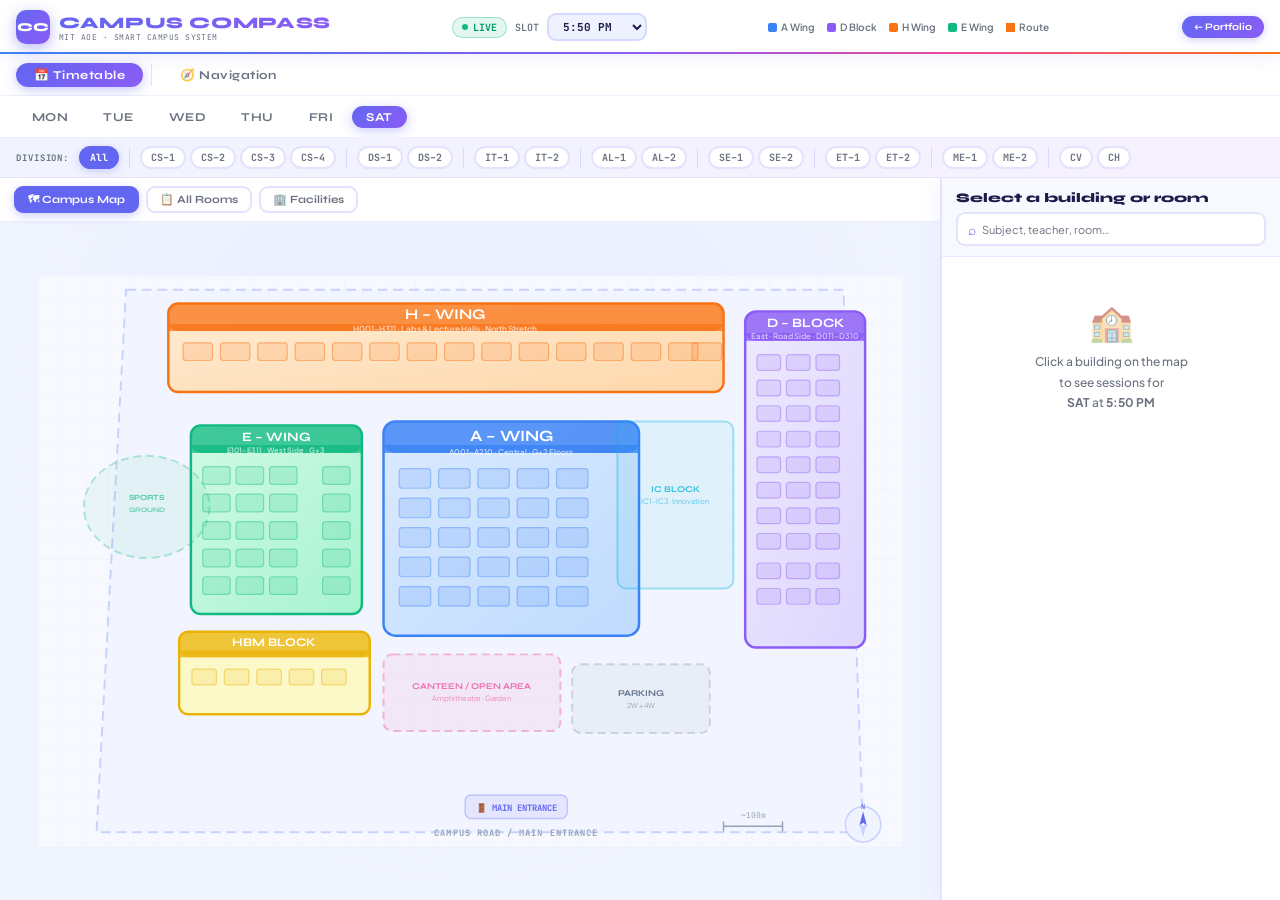
<file: assets/projects/campus-compass.html>
<!DOCTYPE html>
<html lang="en">
<head>
<meta charset="UTF-8">
<meta name="viewport" content="width=device-width, initial-scale=1.0">
<title>Campus Compass – Timetable &amp; Navigation</title>
<link href="https://fonts.googleapis.com/css2?family=Syne:wght@400;600;700;800&family=JetBrains+Mono:wght@400;500;600;700&family=Plus+Jakarta+Sans:wght@400;500;600;700&display=swap" rel="stylesheet">
<style>
*{box-sizing:border-box;margin:0;padding:0;}
:root{
  --bg:#f0f4ff;--bg2:#ffffff;--bg3:#f7f9ff;--bg4:#eef2ff;
  --border:rgba(99,102,241,0.1);--border2:rgba(99,102,241,0.18);--border3:rgba(99,102,241,0.3);
  --text:#1e1b4b;--muted:#6b7280;--dim:#c7d2fe;
  --accent:#6366f1;--accent2:#8b5cf6;
  --path:#f97316;--path2:#fb923c;
  --node:#6366f1;--nodesel:#10b981;
  --success:#10b981;--warn:#f59e0b;
  --a:#3b82f6;--d:#8b5cf6;--h:#f97316;--e:#10b981;--des:#f43f5e;
  --cs:#3b82f6;--it:#10b981;--me:#f97316;--ch:#f43f5e;--cv:#8b5cf6;--ds:#ec4899;--se:#06b6d4;--al:#eab308;--et:#6366f1;
}
html,body{height:100%;overflow:hidden;}
body{font-family:'Plus Jakarta Sans',sans-serif;background:var(--bg);color:var(--text);display:flex;flex-direction:column;}

/* TOPBAR */
.topbar{
  height:54px;display:flex;align-items:center;justify-content:space-between;
  padding:0 16px;background:var(--bg2);
  box-shadow:0 2px 20px rgba(99,102,241,0.12);
  flex-shrink:0;z-index:100;position:relative;
}
.topbar::after{
  content:'';position:absolute;bottom:0;left:0;right:0;height:2px;
  background:linear-gradient(90deg,#3b82f6,#6366f1,#8b5cf6,#ec4899,#f97316);
}
.logo{display:flex;align-items:center;gap:9px;}
.logo-mark{
  width:34px;height:34px;border-radius:10px;
  background:linear-gradient(135deg,#6366f1,#8b5cf6);
  display:flex;align-items:center;justify-content:center;
  font-family:'Syne',sans-serif;font-weight:800;font-size:12px;color:#fff;
  box-shadow:0 4px 14px rgba(99,102,241,0.45);letter-spacing:0.02em;flex-shrink:0;
}
.logo-name{
  font-family:'Syne',sans-serif;font-weight:800;font-size:16px;letter-spacing:0.04em;
  background:linear-gradient(90deg,#6366f1,#8b5cf6);
  -webkit-background-clip:text;-webkit-text-fill-color:transparent;background-clip:text;
}
.logo-sub{font-family:'JetBrains Mono',monospace;font-size:8px;color:var(--muted);letter-spacing:0.06em;text-transform:uppercase;}
.topbar-center{display:flex;align-items:center;gap:8px;}
.live-badge{
  display:flex;align-items:center;gap:5px;background:rgba(16,185,129,0.12);
  border:1.5px solid rgba(16,185,129,0.35);border-radius:20px;padding:3px 9px;
  font-size:10px;color:#059669;font-family:'JetBrains Mono';font-weight:700;
}
.live-dot{width:6px;height:6px;background:#10b981;border-radius:50%;animation:pulse 2s infinite;}
@keyframes pulse{0%,100%{opacity:1;transform:scale(1);}50%{opacity:0.3;transform:scale(0.6);}}
.slot-label{font-family:'JetBrains Mono';font-size:10px;color:var(--muted);font-weight:600;}
.slot-select{
  font-family:'JetBrains Mono',monospace;font-size:11px;font-weight:700;
  background:var(--bg4);border:2px solid var(--border2);color:var(--text);
  border-radius:9px;padding:4px 10px;cursor:pointer;outline:none;transition:border-color 0.2s;
}
.slot-select:focus{border-color:var(--accent);}
.algo-badge{
  display:flex;align-items:center;gap:5px;background:rgba(99,102,241,0.1);
  border:1.5px solid rgba(99,102,241,0.3);border-radius:20px;padding:3px 10px;
  font-size:10px;color:#6366f1;font-family:'JetBrains Mono';font-weight:700;cursor:pointer;
  transition:all 0.2s;
}
.algo-badge:hover{background:rgba(99,102,241,0.18);}
.algo-badge.active-astar{background:rgba(99,102,241,0.18);border-color:#6366f1;}
.algo-badge.active-dijkstra{background:rgba(16,185,129,0.15);border-color:#10b981;color:#059669;}
.map-legend{display:flex;gap:12px;align-items:center;}
.leg-i{display:flex;align-items:center;gap:4px;font-size:10px;color:var(--muted);font-weight:600;}
.leg-d{width:9px;height:9px;border-radius:2px;}

/* TAB BAR — switches between timetable & navigation modes */
.tab-bar{
  flex-shrink:0;background:var(--bg2);border-bottom:1px solid var(--border);
  display:flex;align-items:center;padding:0 16px;height:42px;gap:4px;
  box-shadow:0 1px 8px rgba(99,102,241,0.06);
}
.tab-btn{
  font-family:'Syne',sans-serif;font-size:12px;font-weight:700;letter-spacing:0.04em;
  padding:5px 18px;border-radius:20px;border:2px solid transparent;
  cursor:pointer;background:none;color:var(--muted);transition:all 0.18s;white-space:nowrap;
  display:flex;align-items:center;gap:6px;
}
.tab-btn:hover{color:var(--accent);background:rgba(99,102,241,0.07);}
.tab-btn.active{background:linear-gradient(135deg,#6366f1,#8b5cf6);color:#fff;border:none;box-shadow:0 3px 12px rgba(99,102,241,0.35);}
.tab-sep{width:1px;height:22px;background:var(--border2);margin:0 4px;}
/* mode-specific controls in tab bar */
.tab-controls{margin-left:auto;display:flex;align-items:center;gap:8px;}

/* DAY TABS */
.day-bar{
  flex-shrink:0;background:var(--bg2);border-bottom:1px solid var(--border);
  display:flex;align-items:center;padding:0 16px;height:42px;gap:3px;overflow-x:auto;
}
.day-bar::-webkit-scrollbar{display:none;}
.day-pill{
  font-family:'Syne',sans-serif;font-size:12px;font-weight:700;letter-spacing:0.04em;
  padding:4px 14px;border-radius:20px;border:2px solid transparent;
  cursor:pointer;background:none;color:var(--muted);transition:all 0.18s;white-space:nowrap;
}
.day-pill:hover{color:var(--accent);background:rgba(99,102,241,0.07);}
.day-pill.active{background:linear-gradient(135deg,#6366f1,#8b5cf6);color:#fff;border:none;box-shadow:0 3px 12px rgba(99,102,241,0.35);}
.day-sep{width:1px;height:22px;background:var(--border2);margin:0 6px;}

/* DIVISION BAR */
.mydiv-bar{
  flex-shrink:0;background:linear-gradient(90deg,#f0f4ff,#f7f0ff);border-bottom:1px solid var(--border);
  display:flex;align-items:center;padding:0 16px;height:40px;gap:0;overflow-x:auto;
}
.mydiv-bar::-webkit-scrollbar{display:none;}
.mydiv-label{font-family:'JetBrains Mono';font-size:9px;color:var(--muted);letter-spacing:0.1em;text-transform:uppercase;margin-right:10px;white-space:nowrap;font-weight:700;}
.div-pills{display:flex;gap:4px;align-items:center;flex-wrap:nowrap;}
.dpill{
  font-family:'JetBrains Mono';font-size:10px;font-weight:700;
  padding:3px 9px;border-radius:20px;border:2px solid rgba(99,102,241,0.18);
  cursor:pointer;background:#fff;color:var(--muted);transition:all 0.18s;white-space:nowrap;
}
.dpill:hover{border-color:var(--accent);color:var(--accent);}
.dpill.sel-all{background:var(--accent);color:#fff;border-color:var(--accent);box-shadow:0 2px 8px rgba(99,102,241,0.3);}
.dpill.sel-cs{background:#dbeafe;color:#1d4ed8;border-color:#93c5fd;}
.dpill.sel-it{background:#d1fae5;color:#065f46;border-color:#6ee7b7;}
.dpill.sel-me{background:#ffedd5;color:#c2410c;border-color:#fed7aa;}
.dpill.sel-ch{background:#ffe4e6;color:#be123c;border-color:#fda4af;}
.dpill.sel-cv{background:#ede9fe;color:#6d28d9;border-color:#c4b5fd;}
.dpill.sel-ds{background:#fce7f3;color:#9d174d;border-color:#f9a8d4;}
.dpill.sel-se{background:#cffafe;color:#164e63;border-color:#67e8f9;}
.dpill.sel-al{background:#fef3c7;color:#92400e;border-color:#fcd34d;}
.dpill.sel-et{background:#e0e7ff;color:#3730a3;border-color:#a5b4fc;}
.dv-sep{width:1px;height:20px;background:var(--border2);margin:0 6px;flex-shrink:0;}
.saved-info{margin-left:auto;display:flex;align-items:center;gap:5px;font-size:10px;color:var(--muted);font-family:'JetBrains Mono';white-space:nowrap;}
.saved-chip{background:var(--accent);border-radius:10px;padding:2px 8px;font-size:9px;color:#fff;font-weight:700;}

/* MAIN LAYOUT */
.main{display:flex;flex:1;overflow:hidden;min-height:0;}
.map-area{flex:1;display:flex;flex-direction:column;overflow:hidden;}
.map-toolbar{
  display:flex;align-items:center;gap:7px;padding:8px 14px;
  border-bottom:1px solid var(--border);flex-shrink:0;background:var(--bg2);flex-wrap:wrap;
}
.tbtn{
  font-family:'Syne',sans-serif;font-size:11px;font-weight:700;
  padding:5px 12px;border-radius:9px;border:2px solid var(--border2);
  background:#fff;color:var(--muted);cursor:pointer;transition:all 0.15s;
}
.tbtn:hover{border-color:var(--accent);color:var(--accent);}
.tbtn.on{background:var(--accent);color:#fff;border-color:var(--accent);box-shadow:0 3px 10px rgba(99,102,241,0.3);}
.tbtn.danger{border-color:rgba(239,68,68,0.3);color:#ef4444;}
.tbtn.danger:hover{background:#ef4444;color:#fff;border-color:#ef4444;}
.map-wrap{flex:1;display:flex;align-items:center;justify-content:center;overflow:hidden;padding:12px;position:relative;background:radial-gradient(ellipse at 50% 30%,rgba(99,102,241,0.05) 0%,transparent 70%);}
svg.cmap{width:100%;height:100%;max-width:880px;max-height:570px;}
svg.cmap.nav-mode{cursor:crosshair;}

/* building interactivity */
.bldg{cursor:pointer;}
.bldg .bg{transition:filter 0.18s,opacity 0.18s;}
.bldg .glow{transition:opacity 0.18s;opacity:0;}
.bldg:hover .bg{filter:brightness(1.08) saturate(1.2);}
.bldg:hover .glow{opacity:1;}
.bldg.sel .bg{filter:brightness(1.12) saturate(1.3);}
.bldg.sel .glow{opacity:1;}
.bldg.dim .bg{filter:brightness(0.55) saturate(0.3);opacity:0.6;}

/* SIDEBAR */
.sidebar{width:340px;flex-shrink:0;background:var(--bg2);border-left:2px solid var(--border2);display:flex;flex-direction:column;overflow:hidden;box-shadow:-4px 0 20px rgba(99,102,241,0.06);}
.sb-head{padding:12px 14px 10px;border-bottom:1px solid var(--border);flex-shrink:0;background:var(--bg3);}
.sb-head h2{font-family:'Syne',sans-serif;font-size:13px;font-weight:800;margin-bottom:6px;color:var(--text);}
.sb-head p{font-size:10px;color:var(--muted);font-weight:500;}
.srch{display:flex;align-items:center;gap:6px;background:#fff;border:2px solid var(--border2);border-radius:9px;padding:6px 10px;transition:border-color 0.2s;}
.srch:focus-within{border-color:var(--accent);}
.srch input{background:none;border:none;outline:none;color:var(--text);font-size:11px;width:100%;font-family:'Plus Jakarta Sans';}
.srch input::placeholder{color:var(--muted);}
.srch-ico{color:var(--accent);font-size:14px;}
.stats-row{display:flex;gap:7px;padding:8px 12px;flex-shrink:0;border-bottom:1px solid var(--border);background:var(--bg3);}
.stat-box{flex:1;background:#fff;border:2px solid var(--border);border-radius:9px;padding:7px;text-align:center;}
.stat-num{font-family:'JetBrains Mono';font-size:17px;font-weight:700;}
.stat-lbl{font-size:8px;color:var(--muted);margin-top:1px;font-weight:600;letter-spacing:0.06em;text-transform:uppercase;}
.sess-list{flex:1;overflow-y:auto;padding:9px;}
.sess-list::-webkit-scrollbar{width:4px;}
.sess-list::-webkit-scrollbar-thumb{background:var(--dim);border-radius:4px;}
.empty{display:flex;flex-direction:column;align-items:center;justify-content:center;height:180px;color:var(--muted);text-align:center;gap:8px;}
.empty-ico{font-size:36px;opacity:0.5;}
.empty-txt{font-size:12px;line-height:1.7;font-weight:500;}

/* SESSION CARDS */
.sess-card{background:#fff;border:2px solid var(--border);border-radius:11px;padding:10px 12px;margin-bottom:7px;cursor:default;transition:all 0.15s;animation:sIn 0.22s ease both;border-left:4px solid transparent;box-shadow:0 2px 8px rgba(99,102,241,0.04);}
.sess-card:hover{border-color:var(--border3);transform:translateX(2px);box-shadow:0 4px 16px rgba(99,102,241,0.1);}
@keyframes sIn{from{opacity:0;transform:translateY(8px)}to{opacity:1;transform:translateY(0)}}
.s-top{display:flex;align-items:center;justify-content:space-between;margin-bottom:4px;}
.s-sub{font-family:'Syne',sans-serif;font-weight:800;font-size:12px;color:var(--text);}
.s-room{font-family:'JetBrains Mono';font-size:10px;font-weight:700;background:var(--bg4);border:1.5px solid var(--border2);border-radius:5px;padding:2px 7px;color:var(--accent);}
.s-meta{display:flex;flex-wrap:wrap;gap:4px;align-items:center;font-size:10px;color:var(--muted);font-weight:600;}
.badge{font-size:9px;font-weight:700;letter-spacing:0.04em;padding:2px 7px;border-radius:9px;font-family:'JetBrains Mono';}
.b-cs{background:#dbeafe;color:#1d4ed8;}
.b-it{background:#d1fae5;color:#065f46;}
.b-me{background:#ffedd5;color:#c2410c;}
.b-ch{background:#ffe4e6;color:#be123c;}
.b-cv{background:#ede9fe;color:#6d28d9;}
.b-ds{background:#fce7f3;color:#9d174d;}
.b-se{background:#cffafe;color:#164e63;}
.b-al{background:#fef3c7;color:#92400e;}
.b-et{background:#e0e7ff;color:#3730a3;}
.b-lab{background:#f3e8ff;color:#7c3aed;}
.b-thy{background:#f1f5f9;color:#64748b;}
.sec-lbl{font-family:'JetBrains Mono';font-size:8px;letter-spacing:0.14em;text-transform:uppercase;color:var(--muted);padding:7px 4px 3px;font-weight:700;}

/* NAV SIDEBAR */
.nav-form{padding:12px 14px;border-bottom:1px solid var(--border);flex-shrink:0;background:#fff;display:flex;flex-direction:column;gap:9px;}
.nav-row{display:flex;flex-direction:column;gap:3px;}
.nav-label{font-family:'JetBrains Mono';font-size:9px;font-weight:700;color:var(--muted);letter-spacing:0.08em;text-transform:uppercase;display:flex;align-items:center;gap:5px;}
.nav-label .dot{width:8px;height:8px;border-radius:50%;display:inline-block;}
.dot-from{background:#10b981;}
.dot-to{background:#f97316;}
.nav-select{
  font-family:'Plus Jakarta Sans',sans-serif;font-size:12px;font-weight:600;
  background:var(--bg4);border:2px solid var(--border2);color:var(--text);
  border-radius:9px;padding:7px 11px;cursor:pointer;outline:none;transition:border-color 0.2s;width:100%;
}
.nav-select:focus{border-color:var(--accent);}
.nav-btns{display:flex;gap:7px;}
.nav-btn{
  flex:1;font-family:'Syne',sans-serif;font-size:12px;font-weight:700;
  padding:8px 12px;border-radius:9px;border:none;cursor:pointer;transition:all 0.18s;
}
.nav-btn.primary{background:linear-gradient(135deg,#6366f1,#8b5cf6);color:#fff;box-shadow:0 4px 14px rgba(99,102,241,0.35);}
.nav-btn.primary:hover{transform:translateY(-1px);box-shadow:0 6px 20px rgba(99,102,241,0.45);}
.nav-btn.secondary{background:var(--bg4);border:2px solid var(--border2);color:var(--muted);}
.nav-btn.secondary:hover{border-color:var(--accent);color:var(--accent);}

/* ALGO PANEL */
.algo-info{padding:10px 14px;border-bottom:1px solid var(--border);flex-shrink:0;display:flex;gap:7px;}
.algo-toggle{
  flex:1;display:flex;flex-direction:column;align-items:center;gap:2px;
  padding:9px 7px;border-radius:9px;border:2px solid var(--border2);
  cursor:pointer;transition:all 0.18s;background:#fff;
}
.algo-toggle:hover{border-color:var(--accent);}
.algo-toggle.active-astar{border-color:#6366f1;background:rgba(99,102,241,0.06);}
.algo-toggle.active-dijkstra{border-color:#10b981;background:rgba(16,185,129,0.06);}
.algo-name{font-family:'Syne',sans-serif;font-size:11px;font-weight:800;color:var(--text);}
.algo-desc{font-size:9px;color:var(--muted);text-align:center;font-weight:500;}
.algo-tag{font-family:'JetBrains Mono';font-size:8px;font-weight:700;padding:2px 6px;border-radius:7px;margin-top:2px;}
.astar-tag{background:rgba(99,102,241,0.12);color:#6366f1;}
.dijk-tag{background:rgba(16,185,129,0.12);color:#059669;}

/* RESULT PANEL */
.result-panel{flex:1;overflow-y:auto;padding:11px 14px;display:flex;flex-direction:column;gap:9px;}
.result-panel::-webkit-scrollbar{width:4px;}
.result-panel::-webkit-scrollbar-thumb{background:var(--dim);border-radius:4px;}
.empty-nav{display:flex;flex-direction:column;align-items:center;justify-content:center;height:180px;color:var(--muted);text-align:center;gap:9px;}

/* PATH RESULT */
.path-header{background:linear-gradient(135deg,rgba(99,102,241,0.1),rgba(139,92,246,0.1));border:2px solid rgba(99,102,241,0.2);border-radius:13px;padding:11px 13px;}
.path-title{font-family:'Syne',sans-serif;font-weight:800;font-size:13px;margin-bottom:7px;color:var(--text);}
.path-stats{display:flex;gap:7px;}
.ps{flex:1;background:#fff;border-radius:9px;padding:7px;text-align:center;border:1.5px solid var(--border);}
.ps-val{font-family:'JetBrains Mono';font-size:16px;font-weight:700;}
.ps-lbl{font-size:8px;color:var(--muted);font-weight:600;letter-spacing:0.06em;text-transform:uppercase;margin-top:1px;}
.path-steps{display:flex;flex-direction:column;gap:0;}
.step-item{display:flex;align-items:stretch;gap:10px;padding:5px 0;}
.step-line{display:flex;flex-direction:column;align-items:center;gap:0;flex-shrink:0;}
.step-dot{width:13px;height:13px;border-radius:50%;border:2px solid #fff;flex-shrink:0;box-shadow:0 0 0 2px rgba(99,102,241,0.3);}
.step-connector{width:2px;flex:1;min-height:8px;background:linear-gradient(to bottom,rgba(99,102,241,0.3),rgba(99,102,241,0.1));}
.step-content{padding:2px 0 7px;}
.step-name{font-family:'Syne',sans-serif;font-weight:800;font-size:12px;color:var(--text);}
.step-meta{font-size:10px;color:var(--muted);font-weight:500;margin-top:1px;}
.step-dist{font-family:'JetBrains Mono';font-size:9px;color:var(--accent);font-weight:700;margin-top:2px;}
.turn-dir{display:inline-block;background:rgba(99,102,241,0.1);color:#6366f1;font-size:9px;font-weight:700;font-family:'JetBrains Mono';padding:2px 7px;border-radius:5px;margin-top:2px;}

/* ALGO TRACE */
.algo-trace{background:var(--bg3);border:1.5px solid var(--border2);border-radius:11px;padding:11px;}
.trace-title{font-family:'Syne',sans-serif;font-size:11px;font-weight:800;margin-bottom:7px;color:var(--text);display:flex;align-items:center;gap:5px;}
.trace-body{font-family:'JetBrains Mono';font-size:9px;color:var(--muted);line-height:1.8;max-height:120px;overflow-y:auto;}
.trace-body::-webkit-scrollbar{width:3px;}
.trace-body::-webkit-scrollbar-thumb{background:var(--dim);}
.trace-line{padding:1px 0;}
.trace-line.highlight{color:var(--accent);font-weight:700;}
.trace-line.final{color:var(--success);font-weight:700;}

/* tooltip */
.maptip{
  position:absolute;background:#fff;border:2px solid var(--border3);
  border-radius:11px;padding:10px 13px;pointer-events:none;z-index:200;min-width:155px;
  box-shadow:0 12px 40px rgba(99,102,241,0.18);display:none;
  animation:tipIn 0.15s ease;
}
@keyframes tipIn{from{opacity:0;transform:scale(0.93)}to{opacity:1;transform:scale(1)}}
.tt-title{font-family:'Syne',sans-serif;font-weight:800;font-size:12px;margin-bottom:2px;}
.tt-sub{font-size:10px;color:var(--muted);font-weight:600;}
.tt-cnt{font-family:'JetBrains Mono';font-size:10px;font-weight:700;margin-top:5px;padding-top:5px;border-top:1px solid var(--border);}

/* PATH SVG ANIMATIONS */
@keyframes dashAnim{to{stroke-dashoffset:0;}}
@keyframes nodePop{0%{r:4;opacity:0;}50%{r:9;opacity:1;}100%{r:7;}}
.path-edge{stroke-dashoffset:300;animation:dashAnim 0.6s ease forwards;}
.path-node{animation:nodePop 0.5s ease forwards;}

/* Mode instruction */
.mode-hint{
  position:absolute;top:10px;left:50%;transform:translateX(-50%);
  background:rgba(99,102,241,0.92);color:#fff;border-radius:20px;padding:5px 14px;
  font-size:10px;font-family:'JetBrains Mono';font-weight:700;pointer-events:none;
  opacity:0;transition:opacity 0.3s;white-space:nowrap;
}
.mode-hint.show{opacity:1;}

/* PANELS — shown/hidden based on active tab */
.panel{display:none;flex:1;overflow:hidden;flex-direction:column;}
.panel.active{display:flex;}
.nav-sidebar-panel{display:none;flex:1;overflow:hidden;flex-direction:column;}
.nav-sidebar-panel.active{display:flex;}

@media(max-width:700px){
  .main{flex-direction:column;}
  .sidebar{width:100%;max-height:300px;border-left:none;border-top:2px solid var(--border2);}
  .map-legend{display:none;}
}
.home-btn {
  margin-left: 12px;

  font-family: 'Syne', sans-serif;
  font-size: 10px;
  font-weight: 700;
  padding: 5px 12px;
  border-radius: 18px;
  text-decoration: none;

  background: linear-gradient(135deg, #6366f1, #8b5cf6);
  color: #fff;

  box-shadow: 0 2px 8px rgba(99,102,241,0.3);
  transition: all 0.2s ease;
}

.home-btn:hover {
  transform: translateY(-1px);
}
</style>
</head>
<body>

<!-- ═══════════════════════════════════════════════ TOPBAR ══ -->
<div class="topbar">
  <div class="logo">
    <div class="logo-mark">CC</div>
    <div>
      <div class="logo-name">CAMPUS COMPASS</div>
      <div class="logo-sub">MIT AOE · Smart Campus System</div>
    </div>
  </div>
  <div class="topbar-center">
    <div class="live-badge"><div class="live-dot"></div>LIVE</div>
    <span class="slot-label">SLOT</span>
    <select class="slot-select" id="slotSel"></select>
    <div class="algo-badge active-astar" id="topAlgoBadge" style="display:none">⚡ A* ACTIVE</div>
  </div>
  <div class="map-legend">
    <div class="leg-i"><div class="leg-d" style="background:#3b82f6"></div>A Wing</div>
    <div class="leg-i"><div class="leg-d" style="background:#8b5cf6"></div>D Block</div>
    <div class="leg-i"><div class="leg-d" style="background:#f97316"></div>H Wing</div>
    <div class="leg-i"><div class="leg-d" style="background:#10b981"></div>E Wing</div>
    <div class="leg-i"><div class="leg-d" style="background:#f97316;border-radius:0"></div>Route</div>
  </div>
  <a href="../../index.html#projects" class="home-btn">← Portfolio</a>
</div>

<!-- ═══════════════════════════════════════════════ TAB BAR ══ -->
<div class="tab-bar">
  <button class="tab-btn active" id="tabTT" onclick="switchTab('timetable')">📅 Timetable</button>
  <div class="tab-sep"></div>
  <button class="tab-btn" id="tabNav" onclick="switchTab('navigation')">🧭 Navigation</button>
</div>

<!-- ═══════════════════════════════════ TIMETABLE CONTROLS ══ -->
<div id="ttControls">
  <!-- DAY TABS -->
  <div class="day-bar">
    <button class="day-pill active" data-day="MON" onclick="setDay(this)">MON</button>
    <button class="day-pill" data-day="TUE" onclick="setDay(this)">TUE</button>
    <button class="day-pill" data-day="WED" onclick="setDay(this)">WED</button>
    <button class="day-pill" data-day="THU" onclick="setDay(this)">THU</button>
    <button class="day-pill" data-day="FRI" onclick="setDay(this)">FRI</button>
    <button class="day-pill" data-day="SAT" onclick="setDay(this)">SAT</button>
  </div>
  <!-- DIVISION BAR -->
  <div class="mydiv-bar">
    <span class="mydiv-label">Division:</span>
    <div class="div-pills">
      <button class="dpill sel-all" data-d="ALL" onclick="setDiv(this)">All</button>
      <div class="dv-sep"></div>
      <button class="dpill" data-d="CS1" onclick="setDiv(this)" data-cat="cs">CS–1</button>
      <button class="dpill" data-d="CS2" onclick="setDiv(this)" data-cat="cs">CS–2</button>
      <button class="dpill" data-d="CS3" onclick="setDiv(this)" data-cat="cs">CS–3</button>
      <button class="dpill" data-d="CS4" onclick="setDiv(this)" data-cat="cs">CS–4</button>
      <div class="dv-sep"></div>
      <button class="dpill" data-d="DS1" onclick="setDiv(this)" data-cat="ds">DS–1</button>
      <button class="dpill" data-d="DS2" onclick="setDiv(this)" data-cat="ds">DS–2</button>
      <div class="dv-sep"></div>
      <button class="dpill" data-d="IT1" onclick="setDiv(this)" data-cat="it">IT–1</button>
      <button class="dpill" data-d="IT2" onclick="setDiv(this)" data-cat="it">IT–2</button>
      <div class="dv-sep"></div>
      <button class="dpill" data-d="AL1" onclick="setDiv(this)" data-cat="al">AL–1</button>
      <button class="dpill" data-d="AL2" onclick="setDiv(this)" data-cat="al">AL–2</button>
      <div class="dv-sep"></div>
      <button class="dpill" data-d="SE1" onclick="setDiv(this)" data-cat="se">SE–1</button>
      <button class="dpill" data-d="SE2" onclick="setDiv(this)" data-cat="se">SE–2</button>
      <div class="dv-sep"></div>
      <button class="dpill" data-d="ET1" onclick="setDiv(this)" data-cat="et">ET–1</button>
      <button class="dpill" data-d="ET2" onclick="setDiv(this)" data-cat="et">ET–2</button>
      <div class="dv-sep"></div>
      <button class="dpill" data-d="ME1" onclick="setDiv(this)" data-cat="me">ME–1</button>
      <button class="dpill" data-d="ME2" onclick="setDiv(this)" data-cat="me">ME–2</button>
      <div class="dv-sep"></div>
      <button class="dpill" data-d="CV" onclick="setDiv(this)" data-cat="cv">CV</button>
      <button class="dpill" data-d="CH" onclick="setDiv(this)" data-cat="ch">CH</button>
    </div>
    <div class="saved-info" id="savedInfo" style="display:none">My class: <span class="saved-chip" id="savedChip"></span></div>
  </div>
</div>

<!-- ═══════════════════════════════════════════════ MAIN ══ -->
<div class="main">
  <!-- MAP AREA -->
  <div class="map-area">

    <!-- TIMETABLE MAP TOOLBAR -->
    <div class="map-toolbar" id="ttToolbar">
      <button class="tbtn on" id="btnMap" onclick="setView('map')">🗺 Campus Map</button>
      <button class="tbtn" id="btnAll" onclick="setView('all')">📋 All Rooms</button>
      <button class="tbtn" id="btnFacTT" onclick="toggleFacTT()">🏢 Facilities</button>
    </div>

    <!-- NAV MAP TOOLBAR -->
    <div class="map-toolbar" id="navToolbar" style="display:none">
      <button class="tbtn on" id="btnNavMode" onclick="setMode('navigate')">🧭 Navigate</button>
      <button class="tbtn" id="btnExplore" onclick="setMode('explore')">🗺 Explore</button>
      <button class="tbtn" id="btnFacNav" onclick="toggleFacNav()">🏢 Facilities</button>
      <button class="tbtn danger" onclick="clearPath()">✕ Clear Route</button>
    </div>

    <!-- MAP WRAP — shared SVG, different click handlers per mode -->
    <div class="map-wrap" id="mapWrap">
<svg class="cmap" viewBox="0 0 880 580" xmlns="http://www.w3.org/2000/svg" id="campusSVG">
<defs>
  <pattern id="pg" width="24" height="24" patternUnits="userSpaceOnUse">
    <path d="M24 0L0 0 0 24" fill="none" stroke="rgba(99,102,241,0.06)" stroke-width="1"/>
  </pattern>
  <filter id="gA"><feGaussianBlur stdDeviation="8"/></filter>
  <filter id="gB"><feGaussianBlur stdDeviation="10"/></filter>
  <linearGradient id="gA1" x1="0" y1="0" x2="1" y2="1">
    <stop offset="0%" stop-color="#dbeafe"/><stop offset="100%" stop-color="#bfdbfe"/>
  </linearGradient>
  <linearGradient id="gD1" x1="0" y1="0" x2="1" y2="1">
    <stop offset="0%" stop-color="#ede9fe"/><stop offset="100%" stop-color="#ddd6fe"/>
  </linearGradient>
  <linearGradient id="gH1" x1="0" y1="0" x2="1" y2="1">
    <stop offset="0%" stop-color="#ffedd5"/><stop offset="100%" stop-color="#fed7aa"/>
  </linearGradient>
  <linearGradient id="gE1" x1="0" y1="0" x2="1" y2="1">
    <stop offset="0%" stop-color="#d1fae5"/><stop offset="100%" stop-color="#a7f3d0"/>
  </linearGradient>
  <linearGradient id="gDes1" x1="0" y1="0" x2="1" y2="1">
    <stop offset="0%" stop-color="#ffe4e6"/><stop offset="100%" stop-color="#fecdd3"/>
  </linearGradient>
  <clipPath id="cc"><polygon points="90,14 820,14 840,566 60,566"/></clipPath>
  <marker id="arrowPath" markerWidth="8" markerHeight="8" refX="6" refY="3" orient="auto">
    <path d="M0,0 L0,6 L8,3 z" fill="#f97316" opacity="0.9"/>
  </marker>
</defs>

<!-- campus ground -->
<rect width="880" height="580" fill="#f8f9ff"/>
<rect width="880" height="580" fill="url(#pg)"/>
<!-- campus boundary -->
<polygon points="90,14 820,14 840,566 60,566" fill="rgba(240,244,255,0.7)" stroke="#c7d2fe" stroke-width="2" stroke-dasharray="10,6"/>
<text x="487" y="570" font-size="9" fill="#94a3b8" text-anchor="middle" font-family="JetBrains Mono" font-weight="700" letter-spacing="0.12em">CAMPUS ROAD / MAIN ENTRANCE</text>

<!-- ══ H-WING ══ -->
<g class="bldg" id="bH" onclick="onBldgClick('H')" onmouseenter="tip(event,'H')" onmouseleave="untip()">
  <rect class="glow" x="130" y="26" width="570" height="94" rx="12" fill="rgba(249,115,22,0.25)" filter="url(#gA)"/>
  <rect class="bg" x="133" y="28" width="565" height="90" rx="10" fill="url(#gH1)" stroke="#f97316" stroke-width="2.5"/>
  <rect x="133" y="28" width="565" height="28" rx="10" fill="rgba(249,115,22,0.75)"/>
  <rect x="133" y="49" width="565" height="7" fill="rgba(249,115,22,0.75)"/>
  <rect x="148" y="68" width="30" height="18" rx="3" fill="rgba(249,115,22,0.15)" stroke="rgba(249,115,22,0.45)" stroke-width="1.2"/>
  <rect x="186" y="68" width="30" height="18" rx="3" fill="rgba(249,115,22,0.15)" stroke="rgba(249,115,22,0.45)" stroke-width="1.2"/>
  <rect x="224" y="68" width="30" height="18" rx="3" fill="rgba(249,115,22,0.15)" stroke="rgba(249,115,22,0.45)" stroke-width="1.2"/>
  <rect x="262" y="68" width="30" height="18" rx="3" fill="rgba(249,115,22,0.15)" stroke="rgba(249,115,22,0.45)" stroke-width="1.2"/>
  <rect x="300" y="68" width="30" height="18" rx="3" fill="rgba(249,115,22,0.15)" stroke="rgba(249,115,22,0.45)" stroke-width="1.2"/>
  <rect x="338" y="68" width="30" height="18" rx="3" fill="rgba(249,115,22,0.15)" stroke="rgba(249,115,22,0.45)" stroke-width="1.2"/>
  <rect x="376" y="68" width="30" height="18" rx="3" fill="rgba(249,115,22,0.15)" stroke="rgba(249,115,22,0.45)" stroke-width="1.2"/>
  <rect x="414" y="68" width="30" height="18" rx="3" fill="rgba(249,115,22,0.15)" stroke="rgba(249,115,22,0.45)" stroke-width="1.2"/>
  <rect x="452" y="68" width="30" height="18" rx="3" fill="rgba(249,115,22,0.15)" stroke="rgba(249,115,22,0.45)" stroke-width="1.2"/>
  <rect x="490" y="68" width="30" height="18" rx="3" fill="rgba(249,115,22,0.15)" stroke="rgba(249,115,22,0.45)" stroke-width="1.2"/>
  <rect x="528" y="68" width="30" height="18" rx="3" fill="rgba(249,115,22,0.15)" stroke="rgba(249,115,22,0.45)" stroke-width="1.2"/>
  <rect x="566" y="68" width="30" height="18" rx="3" fill="rgba(249,115,22,0.15)" stroke="rgba(249,115,22,0.45)" stroke-width="1.2"/>
  <rect x="604" y="68" width="30" height="18" rx="3" fill="rgba(249,115,22,0.15)" stroke="rgba(249,115,22,0.45)" stroke-width="1.2"/>
  <rect x="642" y="68" width="30" height="18" rx="3" fill="rgba(249,115,22,0.15)" stroke="rgba(249,115,22,0.45)" stroke-width="1.2"/>
  <rect x="666" y="68" width="30" height="18" rx="3" fill="rgba(249,115,22,0.15)" stroke="rgba(249,115,22,0.45)" stroke-width="1.2"/>
  <text x="415" y="44" font-size="15" font-weight="700" fill="#fff" text-anchor="middle" font-family="Syne">H – WING</text>
  <text x="415" y="57" font-size="8.5" fill="rgba(255,255,255,0.7)" text-anchor="middle" font-family="Plus Jakarta Sans" font-weight="600">H001–H311 · Labs &amp; Lecture Halls · North Stretch</text>
  <text class="cntlbl" x="415" y="108" font-size="11" fill="#ea580c" text-anchor="middle" font-family="JetBrains Mono" font-weight="700" id="cH"></text>
</g>

<!-- ══ A-WING ══ -->
<g class="bldg" id="bA" onclick="onBldgClick('A')" onmouseenter="tip(event,'A')" onmouseleave="untip()">
  <rect class="glow" x="348" y="145" width="266" height="222" rx="14" fill="rgba(59,130,246,0.2)" filter="url(#gA)"/>
  <rect class="bg" x="352" y="148" width="260" height="218" rx="12" fill="url(#gA1)" stroke="#3b82f6" stroke-width="2.5"/>
  <rect x="352" y="148" width="260" height="32" rx="12" fill="rgba(59,130,246,0.8)"/>
  <rect x="352" y="172" width="260" height="8" fill="rgba(59,130,246,0.8)"/>
  <rect x="368" y="196" width="32" height="20" rx="3" fill="rgba(59,130,246,0.15)" stroke="rgba(59,130,246,0.4)" stroke-width="1.2"/>
  <rect x="408" y="196" width="32" height="20" rx="3" fill="rgba(59,130,246,0.15)" stroke="rgba(59,130,246,0.4)" stroke-width="1.2"/>
  <rect x="448" y="196" width="32" height="20" rx="3" fill="rgba(59,130,246,0.15)" stroke="rgba(59,130,246,0.4)" stroke-width="1.2"/>
  <rect x="488" y="196" width="32" height="20" rx="3" fill="rgba(59,130,246,0.15)" stroke="rgba(59,130,246,0.4)" stroke-width="1.2"/>
  <rect x="528" y="196" width="32" height="20" rx="3" fill="rgba(59,130,246,0.15)" stroke="rgba(59,130,246,0.4)" stroke-width="1.2"/>
  <rect x="368" y="226" width="32" height="20" rx="3" fill="rgba(59,130,246,0.15)" stroke="rgba(59,130,246,0.4)" stroke-width="1.2"/>
  <rect x="408" y="226" width="32" height="20" rx="3" fill="rgba(59,130,246,0.15)" stroke="rgba(59,130,246,0.4)" stroke-width="1.2"/>
  <rect x="448" y="226" width="32" height="20" rx="3" fill="rgba(59,130,246,0.15)" stroke="rgba(59,130,246,0.4)" stroke-width="1.2"/>
  <rect x="488" y="226" width="32" height="20" rx="3" fill="rgba(59,130,246,0.15)" stroke="rgba(59,130,246,0.4)" stroke-width="1.2"/>
  <rect x="528" y="226" width="32" height="20" rx="3" fill="rgba(59,130,246,0.15)" stroke="rgba(59,130,246,0.4)" stroke-width="1.2"/>
  <rect x="368" y="256" width="32" height="20" rx="3" fill="rgba(59,130,246,0.15)" stroke="rgba(59,130,246,0.4)" stroke-width="1.2"/>
  <rect x="408" y="256" width="32" height="20" rx="3" fill="rgba(59,130,246,0.15)" stroke="rgba(59,130,246,0.4)" stroke-width="1.2"/>
  <rect x="448" y="256" width="32" height="20" rx="3" fill="rgba(59,130,246,0.15)" stroke="rgba(59,130,246,0.4)" stroke-width="1.2"/>
  <rect x="488" y="256" width="32" height="20" rx="3" fill="rgba(59,130,246,0.15)" stroke="rgba(59,130,246,0.4)" stroke-width="1.2"/>
  <rect x="528" y="256" width="32" height="20" rx="3" fill="rgba(59,130,246,0.15)" stroke="rgba(59,130,246,0.4)" stroke-width="1.2"/>
  <rect x="368" y="286" width="32" height="20" rx="3" fill="rgba(59,130,246,0.15)" stroke="rgba(59,130,246,0.4)" stroke-width="1.2"/>
  <rect x="408" y="286" width="32" height="20" rx="3" fill="rgba(59,130,246,0.15)" stroke="rgba(59,130,246,0.4)" stroke-width="1.2"/>
  <rect x="448" y="286" width="32" height="20" rx="3" fill="rgba(59,130,246,0.15)" stroke="rgba(59,130,246,0.4)" stroke-width="1.2"/>
  <rect x="488" y="286" width="32" height="20" rx="3" fill="rgba(59,130,246,0.15)" stroke="rgba(59,130,246,0.4)" stroke-width="1.2"/>
  <rect x="528" y="286" width="32" height="20" rx="3" fill="rgba(59,130,246,0.15)" stroke="rgba(59,130,246,0.4)" stroke-width="1.2"/>
  <rect x="368" y="316" width="32" height="20" rx="3" fill="rgba(59,130,246,0.15)" stroke="rgba(59,130,246,0.4)" stroke-width="1.2"/>
  <rect x="408" y="316" width="32" height="20" rx="3" fill="rgba(59,130,246,0.15)" stroke="rgba(59,130,246,0.4)" stroke-width="1.2"/>
  <rect x="448" y="316" width="32" height="20" rx="3" fill="rgba(59,130,246,0.15)" stroke="rgba(59,130,246,0.4)" stroke-width="1.2"/>
  <rect x="488" y="316" width="32" height="20" rx="3" fill="rgba(59,130,246,0.15)" stroke="rgba(59,130,246,0.4)" stroke-width="1.2"/>
  <rect x="528" y="316" width="32" height="20" rx="3" fill="rgba(59,130,246,0.15)" stroke="rgba(59,130,246,0.4)" stroke-width="1.2"/>
  <text x="482" y="168" font-size="16" font-weight="700" fill="#fff" text-anchor="middle" font-family="Syne">A – WING</text>
  <text x="482" y="182" font-size="8" fill="rgba(255,255,255,0.7)" text-anchor="middle" font-family="Plus Jakarta Sans" font-weight="600">A001–A210 · Central · G+2 Floors</text>
  <text class="cntlbl" x="482" y="358" font-size="11" fill="#1d4ed8" text-anchor="middle" font-family="JetBrains Mono" font-weight="700" id="cA"></text>
</g>

<!-- ══ D-BLOCK ══ -->
<g class="bldg" id="bD" onclick="onBldgClick('D')" onmouseenter="tip(event,'D')" onmouseleave="untip()">
  <rect class="glow" x="716" y="32" width="128" height="348" rx="14" fill="rgba(139,92,246,0.25)" filter="url(#gA)"/>
  <rect class="bg" x="720" y="36" width="122" height="342" rx="11" fill="url(#gD1)" stroke="#8b5cf6" stroke-width="2.5"/>
  <rect x="720" y="36" width="122" height="30" rx="11" fill="rgba(139,92,246,0.8)"/>
  <rect x="720" y="58" width="122" height="8" fill="rgba(139,92,246,0.8)"/>
  <rect x="732" y="80" width="24" height="16" rx="3" fill="rgba(139,92,246,0.15)" stroke="rgba(139,92,246,0.4)" stroke-width="1.2"/>
  <rect x="762" y="80" width="24" height="16" rx="3" fill="rgba(139,92,246,0.15)" stroke="rgba(139,92,246,0.4)" stroke-width="1.2"/>
  <rect x="792" y="80" width="24" height="16" rx="3" fill="rgba(139,92,246,0.15)" stroke="rgba(139,92,246,0.4)" stroke-width="1.2"/>
  <rect x="732" y="106" width="24" height="16" rx="3" fill="rgba(139,92,246,0.15)" stroke="rgba(139,92,246,0.4)" stroke-width="1.2"/>
  <rect x="762" y="106" width="24" height="16" rx="3" fill="rgba(139,92,246,0.15)" stroke="rgba(139,92,246,0.4)" stroke-width="1.2"/>
  <rect x="792" y="106" width="24" height="16" rx="3" fill="rgba(139,92,246,0.15)" stroke="rgba(139,92,246,0.4)" stroke-width="1.2"/>
  <rect x="732" y="132" width="24" height="16" rx="3" fill="rgba(139,92,246,0.15)" stroke="rgba(139,92,246,0.4)" stroke-width="1.2"/>
  <rect x="762" y="132" width="24" height="16" rx="3" fill="rgba(139,92,246,0.15)" stroke="rgba(139,92,246,0.4)" stroke-width="1.2"/>
  <rect x="792" y="132" width="24" height="16" rx="3" fill="rgba(139,92,246,0.15)" stroke="rgba(139,92,246,0.4)" stroke-width="1.2"/>
  <rect x="732" y="158" width="24" height="16" rx="3" fill="rgba(139,92,246,0.15)" stroke="rgba(139,92,246,0.4)" stroke-width="1.2"/>
  <rect x="762" y="158" width="24" height="16" rx="3" fill="rgba(139,92,246,0.15)" stroke="rgba(139,92,246,0.4)" stroke-width="1.2"/>
  <rect x="792" y="158" width="24" height="16" rx="3" fill="rgba(139,92,246,0.15)" stroke="rgba(139,92,246,0.4)" stroke-width="1.2"/>
  <rect x="732" y="184" width="24" height="16" rx="3" fill="rgba(139,92,246,0.15)" stroke="rgba(139,92,246,0.4)" stroke-width="1.2"/>
  <rect x="762" y="184" width="24" height="16" rx="3" fill="rgba(139,92,246,0.15)" stroke="rgba(139,92,246,0.4)" stroke-width="1.2"/>
  <rect x="792" y="184" width="24" height="16" rx="3" fill="rgba(139,92,246,0.15)" stroke="rgba(139,92,246,0.4)" stroke-width="1.2"/>
  <rect x="732" y="210" width="24" height="16" rx="3" fill="rgba(139,92,246,0.15)" stroke="rgba(139,92,246,0.4)" stroke-width="1.2"/>
  <rect x="762" y="210" width="24" height="16" rx="3" fill="rgba(139,92,246,0.15)" stroke="rgba(139,92,246,0.4)" stroke-width="1.2"/>
  <rect x="792" y="210" width="24" height="16" rx="3" fill="rgba(139,92,246,0.15)" stroke="rgba(139,92,246,0.4)" stroke-width="1.2"/>
  <rect x="732" y="236" width="24" height="16" rx="3" fill="rgba(139,92,246,0.15)" stroke="rgba(139,92,246,0.4)" stroke-width="1.2"/>
  <rect x="762" y="236" width="24" height="16" rx="3" fill="rgba(139,92,246,0.15)" stroke="rgba(139,92,246,0.4)" stroke-width="1.2"/>
  <rect x="792" y="236" width="24" height="16" rx="3" fill="rgba(139,92,246,0.15)" stroke="rgba(139,92,246,0.4)" stroke-width="1.2"/>
  <rect x="732" y="262" width="24" height="16" rx="3" fill="rgba(139,92,246,0.15)" stroke="rgba(139,92,246,0.4)" stroke-width="1.2"/>
  <rect x="762" y="262" width="24" height="16" rx="3" fill="rgba(139,92,246,0.15)" stroke="rgba(139,92,246,0.4)" stroke-width="1.2"/>
  <rect x="792" y="262" width="24" height="16" rx="3" fill="rgba(139,92,246,0.15)" stroke="rgba(139,92,246,0.4)" stroke-width="1.2"/>
  <rect x="732" y="292" width="24" height="16" rx="3" fill="rgba(139,92,246,0.15)" stroke="rgba(139,92,246,0.4)" stroke-width="1.2"/>
  <rect x="762" y="292" width="24" height="16" rx="3" fill="rgba(139,92,246,0.15)" stroke="rgba(139,92,246,0.4)" stroke-width="1.2"/>
  <rect x="792" y="292" width="24" height="16" rx="3" fill="rgba(139,92,246,0.15)" stroke="rgba(139,92,246,0.4)" stroke-width="1.2"/>
  <rect x="732" y="318" width="24" height="16" rx="3" fill="rgba(139,92,246,0.15)" stroke="rgba(139,92,246,0.4)" stroke-width="1.2"/>
  <rect x="762" y="318" width="24" height="16" rx="3" fill="rgba(139,92,246,0.15)" stroke="rgba(139,92,246,0.4)" stroke-width="1.2"/>
  <rect x="792" y="318" width="24" height="16" rx="3" fill="rgba(139,92,246,0.15)" stroke="rgba(139,92,246,0.4)" stroke-width="1.2"/>
  <text x="781" y="52" font-size="13" font-weight="700" fill="#fff" text-anchor="middle" font-family="Syne">D – BLOCK</text>
  <text x="781" y="64" font-size="8" fill="rgba(255,255,255,0.65)" text-anchor="middle" font-family="Plus Jakarta Sans" font-weight="600">East · Road Side · D011–D310</text>
  <text class="cntlbl" x="781" y="378" font-size="11" fill="#7c3aed" text-anchor="middle" font-family="JetBrains Mono" font-weight="700" id="cD"></text>
</g>

<!-- ══ E-WING ══ -->
<g class="bldg" id="bE" onclick="onBldgClick('E')" onmouseenter="tip(event,'E')" onmouseleave="untip()">
  <rect class="glow" x="152" y="148" width="180" height="198" rx="12" fill="rgba(16,185,129,0.2)" filter="url(#gA)"/>
  <rect class="bg" x="156" y="152" width="174" height="192" rx="10" fill="url(#gE1)" stroke="#10b981" stroke-width="2.5"/>
  <rect x="156" y="152" width="174" height="28" rx="10" fill="rgba(16,185,129,0.75)"/>
  <rect x="156" y="172" width="174" height="8" fill="rgba(16,185,129,0.75)"/>
  <rect x="168" y="194" width="28" height="18" rx="3" fill="rgba(16,185,129,0.15)" stroke="rgba(16,185,129,0.4)" stroke-width="1.2"/>
  <rect x="202" y="194" width="28" height="18" rx="3" fill="rgba(16,185,129,0.15)" stroke="rgba(16,185,129,0.4)" stroke-width="1.2"/>
  <rect x="236" y="194" width="28" height="18" rx="3" fill="rgba(16,185,129,0.15)" stroke="rgba(16,185,129,0.4)" stroke-width="1.2"/>
  <rect x="290" y="194" width="28" height="18" rx="3" fill="rgba(16,185,129,0.15)" stroke="rgba(16,185,129,0.4)" stroke-width="1.2"/>
  <rect x="168" y="222" width="28" height="18" rx="3" fill="rgba(16,185,129,0.15)" stroke="rgba(16,185,129,0.4)" stroke-width="1.2"/>
  <rect x="202" y="222" width="28" height="18" rx="3" fill="rgba(16,185,129,0.15)" stroke="rgba(16,185,129,0.4)" stroke-width="1.2"/>
  <rect x="236" y="222" width="28" height="18" rx="3" fill="rgba(16,185,129,0.15)" stroke="rgba(16,185,129,0.4)" stroke-width="1.2"/>
  <rect x="290" y="222" width="28" height="18" rx="3" fill="rgba(16,185,129,0.15)" stroke="rgba(16,185,129,0.4)" stroke-width="1.2"/>
  <rect x="168" y="250" width="28" height="18" rx="3" fill="rgba(16,185,129,0.15)" stroke="rgba(16,185,129,0.4)" stroke-width="1.2"/>
  <rect x="202" y="250" width="28" height="18" rx="3" fill="rgba(16,185,129,0.15)" stroke="rgba(16,185,129,0.4)" stroke-width="1.2"/>
  <rect x="236" y="250" width="28" height="18" rx="3" fill="rgba(16,185,129,0.15)" stroke="rgba(16,185,129,0.4)" stroke-width="1.2"/>
  <rect x="290" y="250" width="28" height="18" rx="3" fill="rgba(16,185,129,0.15)" stroke="rgba(16,185,129,0.4)" stroke-width="1.2"/>
  <rect x="168" y="278" width="28" height="18" rx="3" fill="rgba(16,185,129,0.15)" stroke="rgba(16,185,129,0.4)" stroke-width="1.2"/>
  <rect x="202" y="278" width="28" height="18" rx="3" fill="rgba(16,185,129,0.15)" stroke="rgba(16,185,129,0.4)" stroke-width="1.2"/>
  <rect x="236" y="278" width="28" height="18" rx="3" fill="rgba(16,185,129,0.15)" stroke="rgba(16,185,129,0.4)" stroke-width="1.2"/>
  <rect x="290" y="278" width="28" height="18" rx="3" fill="rgba(16,185,129,0.15)" stroke="rgba(16,185,129,0.4)" stroke-width="1.2"/>
  <rect x="168" y="306" width="28" height="18" rx="3" fill="rgba(16,185,129,0.15)" stroke="rgba(16,185,129,0.4)" stroke-width="1.2"/>
  <rect x="202" y="306" width="28" height="18" rx="3" fill="rgba(16,185,129,0.15)" stroke="rgba(16,185,129,0.4)" stroke-width="1.2"/>
  <rect x="236" y="306" width="28" height="18" rx="3" fill="rgba(16,185,129,0.15)" stroke="rgba(16,185,129,0.4)" stroke-width="1.2"/>
  <rect x="290" y="306" width="28" height="18" rx="3" fill="rgba(16,185,129,0.15)" stroke="rgba(16,185,129,0.4)" stroke-width="1.2"/>
  <text x="243" y="168" font-size="13" font-weight="700" fill="#fff" text-anchor="middle" font-family="Syne">E – WING</text>
  <text x="243" y="180" font-size="7.5" fill="rgba(255,255,255,0.7)" text-anchor="middle" font-family="Plus Jakarta Sans" font-weight="600">E101–E311 · West Side · G+3</text>
  <text class="cntlbl" x="243" y="340" font-size="11" fill="#059669" text-anchor="middle" font-family="JetBrains Mono" font-weight="700" id="cE"></text>
</g>

<!-- ══ HBM BLOCK ══ -->
<g class="bldg" id="bHBM" onclick="onBldgClick('HBM')" onmouseenter="tip(event,'HBM')" onmouseleave="untip()">
  <rect class="glow" x="140" y="358" width="200" height="90" rx="10" fill="rgba(234,179,8,0.25)" filter="url(#gA)"/>
  <rect class="bg" x="144" y="362" width="194" height="84" rx="9" fill="rgba(254,249,195,0.9)" stroke="#eab308" stroke-width="2.5"/>
  <rect x="144" y="362" width="194" height="26" rx="9" fill="rgba(234,179,8,0.75)"/>
  <rect x="144" y="381" width="194" height="7" fill="rgba(234,179,8,0.75)"/>
  <rect x="157" y="400" width="25" height="16" rx="3" fill="rgba(234,179,8,0.15)" stroke="rgba(234,179,8,0.45)" stroke-width="1.2"/>
  <rect x="190" y="400" width="25" height="16" rx="3" fill="rgba(234,179,8,0.15)" stroke="rgba(234,179,8,0.45)" stroke-width="1.2"/>
  <rect x="223" y="400" width="25" height="16" rx="3" fill="rgba(234,179,8,0.15)" stroke="rgba(234,179,8,0.45)" stroke-width="1.2"/>
  <rect x="256" y="400" width="25" height="16" rx="3" fill="rgba(234,179,8,0.15)" stroke="rgba(234,179,8,0.45)" stroke-width="1.2"/>
  <rect x="289" y="400" width="25" height="16" rx="3" fill="rgba(234,179,8,0.15)" stroke="rgba(234,179,8,0.45)" stroke-width="1.2"/>
  <text x="241" y="376" font-size="12" font-weight="700" fill="#fff" text-anchor="middle" font-family="Syne">HBM BLOCK</text>
  <text x="241" y="432" font-size="9" fill="#a16207" text-anchor="middle" font-family="JetBrains Mono" font-weight="700" id="cHBM"></text>
</g>

<!-- SPORTS GROUND -->
<ellipse cx="111" cy="235" rx="64" ry="52" fill="rgba(16,185,129,0.07)" stroke="rgba(16,185,129,0.3)" stroke-width="2" stroke-dasharray="8,5"/>
<text x="111" y="228" font-size="8" fill="rgba(16,185,129,0.7)" text-anchor="middle" font-family="Syne" font-weight="700">SPORTS</text>
<text x="111" y="240" font-size="7" fill="rgba(16,185,129,0.6)" text-anchor="middle" font-family="Syne" font-weight="700">GROUND</text>

<!-- CANTEEN -->
<rect x="352" y="385" width="180" height="78" rx="9" fill="rgba(236,72,153,0.08)" stroke="rgba(236,72,153,0.35)" stroke-width="2" stroke-dasharray="8,5"/>
<text x="442" y="420" font-size="9" fill="rgba(236,72,153,0.75)" text-anchor="middle" font-family="Syne" font-weight="700">CANTEEN / OPEN AREA</text>
<text x="442" y="432" font-size="7.5" fill="rgba(236,72,153,0.6)" text-anchor="middle" font-family="Plus Jakarta Sans">Amphitheatre · Garden</text>

<!-- PARKING -->
<rect x="544" y="395" width="140" height="70" rx="9" fill="rgba(148,163,184,0.1)" stroke="rgba(148,163,184,0.4)" stroke-width="2" stroke-dasharray="8,5"/>
<text x="614" y="427" font-size="9" fill="#64748b" text-anchor="middle" font-family="Syne" font-weight="700">PARKING</text>
<text x="614" y="440" font-size="7" fill="#94a3b8" text-anchor="middle" font-family="Plus Jakarta Sans">2W + 4W</text>

<!-- IC BLOCK -->
<rect x="590" y="148" width="118" height="170" rx="9" fill="rgba(6,182,212,0.07)" stroke="rgba(6,182,212,0.35)" stroke-width="2"/>
<text x="649" y="220" font-size="9" fill="rgba(6,182,212,0.8)" text-anchor="middle" font-family="Syne" font-weight="700">IC BLOCK</text>
<text x="649" y="232" font-size="7.5" fill="rgba(6,182,212,0.65)" text-anchor="middle" font-family="Plus Jakarta Sans">IC1–IC3 · Innovation</text>

<!-- MAIN ENTRANCE -->
<g transform="translate(487,540)">
  <rect x="-52" y="-12" width="104" height="24" rx="6" fill="rgba(99,102,241,0.1)" stroke="rgba(99,102,241,0.3)" stroke-width="1.5"/>
  <text x="0" y="4" font-size="9" fill="#6366f1" text-anchor="middle" font-family="JetBrains Mono" font-weight="700">🚪 MAIN ENTRANCE</text>
</g>

<!-- FACILITIES LAYER -->
<g id="facL" style="display:none">
  <g transform="translate(540,104)"><rect x="-28" y="-11" width="56" height="22" rx="4" fill="#fff" stroke="#f97316" stroke-width="1.5"/><text x="0" y="4" font-size="8" fill="#f97316" text-anchor="middle" font-family="JetBrains Mono" font-weight="700">CANTEEN →</text></g>
  <g transform="translate(780,400)"><rect x="-26" y="-11" width="52" height="22" rx="4" fill="#fff" stroke="#6366f1" stroke-width="1.5"/><text x="0" y="4" font-size="8" fill="#6366f1" text-anchor="middle" font-family="JetBrains Mono" font-weight="700">AUD / CRPC</text></g>
  <g transform="translate(780,190)"><rect x="-26" y="-11" width="52" height="22" rx="4" fill="#fff" stroke="#f97316" stroke-width="1.5"/><text x="0" y="4" font-size="8" fill="#f97316" text-anchor="middle" font-family="JetBrains Mono" font-weight="700">PHY LAB</text></g>
  <g transform="translate(780,140)"><rect x="-18" y="-11" width="36" height="22" rx="4" fill="#fff" stroke="#6366f1" stroke-width="1.5"/><text x="0" y="4" font-size="9" fill="#6366f1" text-anchor="middle" font-family="JetBrains Mono" font-weight="700">LIFT</text></g>
  <g transform="translate(620,278)"><rect x="-18" y="-11" width="36" height="22" rx="4" fill="#fff" stroke="#6366f1" stroke-width="1.5"/><text x="0" y="4" font-size="9" fill="#6366f1" text-anchor="middle" font-family="JetBrains Mono" font-weight="700">LIFT</text></g>
  <g transform="translate(380,130)"><rect x="-28" y="-11" width="56" height="22" rx="4" fill="#fff" stroke="#10b981" stroke-width="1.5"/><text x="0" y="4" font-size="8" fill="#10b981" text-anchor="middle" font-family="JetBrains Mono" font-weight="700">DEPT LAB</text></g>
  <g transform="translate(230,130)"><rect x="-26" y="-11" width="52" height="22" rx="4" fill="#fff" stroke="#f97316" stroke-width="1.5"/><text x="0" y="4" font-size="8" fill="#f97316" text-anchor="middle" font-family="JetBrains Mono" font-weight="700">FACULTY</text></g>
</g>

<!-- NAV PATH LAYERS -->
<g id="nodesLayer"></g>
<g id="pathVisited"></g>
<g id="pathLayer"></g>

<!-- compass rose -->
<g transform="translate(840,558)">
  <circle r="18" fill="rgba(240,244,255,0.95)" stroke="#c7d2fe" stroke-width="1.5"/>
  <polygon points="0,-13 -4,2 0,-2 4,2" fill="#6366f1"/>
  <polygon points="0,13 -4,-2 0,2 4,-2" fill="#c7d2fe"/>
  <text x="0" y="-16" font-size="7" fill="#6366f1" text-anchor="middle" font-family="JetBrains Mono" font-weight="700">N</text>
</g>
<!-- scale bar -->
<g transform="translate(698,560)">
  <line x1="0" y1="0" x2="60" y2="0" stroke="#94a3b8" stroke-width="1.5"/>
  <line x1="0" y1="-5" x2="0" y2="5" stroke="#94a3b8" stroke-width="1.5"/>
  <line x1="60" y1="-5" x2="60" y2="5" stroke="#94a3b8" stroke-width="1.5"/>
  <text x="30" y="-8" font-size="8" fill="#94a3b8" text-anchor="middle" font-family="JetBrains Mono">~100m</text>
</g>
</svg>
      <div class="maptip" id="maptip"></div>
      <div class="mode-hint" id="modeHint">Click a building to set as FROM</div>
    </div>
  </div>

  <!-- SIDEBAR -->
  <div class="sidebar">

    <!-- TIMETABLE SIDEBAR -->
    <div id="ttSidebar" class="panel active">
      <div class="sb-head">
        <h2 id="sbTitle">Select a building or room</h2>
        <div class="srch">
          <span class="srch-ico">⌕</span>
          <input type="text" id="srchInp" placeholder="Subject, teacher, room…" oninput="renderSess()"/>
        </div>
      </div>
      <div class="stats-row" id="statsRow" style="display:none">
        <div class="stat-box"><div class="stat-num" id="sN" style="color:#6366f1">0</div><div class="stat-lbl">Classes</div></div>
        <div class="stat-box"><div class="stat-num" id="sD" style="color:#10b981">0</div><div class="stat-lbl">Divisions</div></div>
        <div class="stat-box"><div class="stat-num" id="sF" style="color:#f97316">0</div><div class="stat-lbl">Faculty</div></div>
      </div>
      <div class="sess-list" id="sessList">
        <div class="empty"><div class="empty-ico">🏫</div><div class="empty-txt">Click a building on the map<br>to see sessions for the selected<br>day &amp; time slot</div></div>
      </div>
    </div>

    <!-- NAVIGATION SIDEBAR -->
    <div id="navSidebar" class="panel">
      <div class="sb-head">
        <h2>🧭 Smart Navigation</h2>
        <p>Powered by A* &amp; Dijkstra — shortest path on campus</p>
      </div>
      <div class="nav-form">
        <div class="nav-row">
          <label class="nav-label"><span class="dot dot-from"></span> FROM — Starting Point</label>
          <select class="nav-select" id="selFrom" onchange="onSelectChange()">
            <option value="">— Select start location —</option>
          </select>
        </div>
        <div class="nav-row">
          <label class="nav-label"><span class="dot dot-to"></span> TO — Destination</label>
          <select class="nav-select" id="selTo" onchange="onSelectChange()">
            <option value="">— Select destination —</option>
          </select>
        </div>
        <div class="nav-btns">
          <button class="nav-btn primary" onclick="findPath()">⚡ Find Route</button>
          <button class="nav-btn secondary" onclick="swapLocations()">⇅ Swap</button>
        </div>
      </div>
      <div class="algo-info">
        <div class="algo-toggle active-astar" id="togAstar" onclick="setAlgo('astar')">
          <span class="algo-name">A* Search</span>
          <span class="algo-desc">Heuristic-guided,<br>faster search</span>
          <span class="algo-tag astar-tag">⚡ OPTIMAL + FAST</span>
        </div>
        <div class="algo-toggle" id="togDijkstra" onclick="setAlgo('dijkstra')">
          <span class="algo-name">Dijkstra's</span>
          <span class="algo-desc">Exhaustive, visits<br>all shorter paths</span>
          <span class="algo-tag dijk-tag">🔍 EXHAUSTIVE</span>
        </div>
      </div>
      <div class="result-panel" id="resultPanel">
        <div class="empty-nav">
          <div class="empty-ico">🗺️</div>
          <div class="empty-txt">Select two locations<br>and press <strong>Find Route</strong><br><small>or click buildings on the map</small></div>
        </div>
      </div>
    </div>

  </div>
</div>

<script>
// ═══════════════════════════════════════
//  TAB SWITCHING
// ═══════════════════════════════════════
let activeTab = 'timetable';

function switchTab(tab) {
  activeTab = tab;
  document.getElementById('tabTT').classList.toggle('active', tab === 'timetable');
  document.getElementById('tabNav').classList.toggle('active', tab === 'navigation');

  // Show/hide day bar + div bar
  document.getElementById('ttControls').style.display = tab === 'timetable' ? '' : 'none';

  // Show/hide toolbars
  document.getElementById('ttToolbar').style.display = tab === 'timetable' ? '' : 'none';
  document.getElementById('navToolbar').style.display = tab === 'navigation' ? '' : 'none';

  // Show/hide algo badge in topbar
  document.getElementById('topAlgoBadge').style.display = tab === 'navigation' ? '' : 'none';
  // Show/hide slot selector (useful for both)
  document.getElementById('slotSel').parentElement.querySelector('.slot-label').style.display = tab === 'timetable' ? '' : 'none';
  document.getElementById('slotSel').style.display = tab === 'timetable' ? '' : 'none';

  // Show/hide sidebars
  document.getElementById('ttSidebar').classList.toggle('active', tab === 'timetable');
  document.getElementById('navSidebar').classList.toggle('active', tab === 'navigation');

  // Map cursor
  const svg = document.getElementById('campusSVG');
  svg.classList.toggle('nav-mode', tab === 'navigation');

  // Reset nav click step when switching
  if (tab === 'navigation') mapClickStep = 0;

  // Clear building highlight from timetable
  if (tab === 'navigation') resetHLTT();

  // Update counts on timetable if switching back
  if (tab === 'timetable') { updCounts(); renderSess(); }
}

// ═══════════════════════════════════════════════════════════
//  SHARED — Building meta, colors
// ═══════════════════════════════════════════════════════════
const BC = { H:"#f97316", A:"#3b82f6", D:"#8b5cf6", E:"#10b981", HBM:"#eab308" };
const BN = { H:"H Wing", A:"A Wing", D:"D Block", E:"E Wing", HBM:"HBM Block" };
const BR = { H:"H001–H311", A:"A001–A210", D:"D011–D310", E:"E101–E311", HBM:"HBM01–HBM13" };
const BF = { A:"G+2 Floors", D:"G+3 Floors", H:"G+3 + Basement", E:"G+3 Floors", HBM:"Seminar Halls" };

// ═══════════════════════════════════════════════════════════
//  TIMETABLE DATA & LOGIC
// ═══════════════════════════════════════════════════════════
const SLOTS=["8:30 AM","9:25 AM","10:30 AM","11:25 AM","12:20 PM","1:15 PM","2:10 PM","3:05 PM","4:00 PM","4:55 PM","5:50 PM"];

const TT=[
// ─── CS1 ──────────────────────────────────────────────
{sl:"8:30 AM",day:"TUE",sub:"Science of Nature (Chem)",type:"theory",room:"D011",div:"CS1",fac:"Vijay Tarange",bldg:"D"},
{sl:"9:25 AM",day:"TUE",sub:"Essentials of Data Science",type:"theory",room:"D011",div:"CS1",fac:"Savita Mane",bldg:"D"},
{sl:"10:30 AM",day:"TUE",sub:"SON Lab (C11–AK)",type:"lab",room:"A005",div:"CS1",fac:"Arika Kotha",bldg:"A"},
{sl:"10:30 AM",day:"TUE",sub:"AM Lab (C11–JI)",type:"lab",room:"H001",div:"CS1",fac:"Janhavi Inamdar",bldg:"H"},
{sl:"8:30 AM",day:"WED",sub:"Science of Nature (Bio)",type:"theory",room:"D011",div:"CS1",fac:"Sandip Thite",bldg:"D"},
{sl:"9:25 AM",day:"WED",sub:"Design Thinking",type:"theory",room:"D011",div:"CS1",fac:"M M Charde",bldg:"D"},
{sl:"1:15 PM",day:"WED",sub:"SIC",type:"theory",room:"D011",div:"CS1",fac:"Asha Abhilas",bldg:"D"},
{sl:"2:10 PM",day:"WED",sub:"SIC",type:"theory",room:"D011",div:"CS1",fac:"Asha Abhilas",bldg:"D"},
{sl:"8:30 AM",day:"THU",sub:"Discrete Structure",type:"theory",room:"D011",div:"CS1",fac:"Kanchan Dhote",bldg:"D"},
{sl:"9:25 AM",day:"THU",sub:"Essentials of Data Science",type:"theory",room:"D011",div:"CS1",fac:"Savita Mane",bldg:"D"},
{sl:"10:30 AM",day:"THU",sub:"DT Lab (C11–MMC)",type:"lab",room:"H009",div:"CS1",fac:"M M Charde",bldg:"H"},
{sl:"8:30 AM",day:"FRI",sub:"Applied Mechanics",type:"theory",room:"D011",div:"CS1",fac:"Munniappan",bldg:"D"},
{sl:"9:25 AM",day:"FRI",sub:"Discrete Structure",type:"theory",room:"D011",div:"CS1",fac:"Kanchan Dhote",bldg:"D"},
{sl:"10:30 AM",day:"FRI",sub:"DT Lab (C11–MMC)",type:"lab",room:"H009",div:"CS1",fac:"M M Charde",bldg:"H"},
{sl:"1:15 PM",day:"FRI",sub:"Science of Nature (Chem)",type:"theory",room:"D011",div:"CS1",fac:"Vijay Tarange",bldg:"D"},
{sl:"2:10 PM",day:"FRI",sub:"SIC",type:"theory",room:"D011",div:"CS1",fac:"Asha Abhilas",bldg:"D"},
{sl:"4:00 PM",day:"FRI",sub:"Maths Tutorial (C11)",type:"lab",room:"D108",div:"CS1",fac:"Asha Abhilas",bldg:"D"},
{sl:"10:30 AM",day:"SAT",sub:"EDS Lab (C11–RB)",type:"lab",room:"A207A",div:"CS1",fac:"Rohini Banait",bldg:"A"},
{sl:"1:15 PM",day:"SAT",sub:"Applied Mechanics",type:"theory",room:"D109",div:"CS1",fac:"Munniappan",bldg:"D"},
{sl:"2:10 PM",day:"SAT",sub:"Data Visualization",type:"theory",room:"D109",div:"CS1",fac:"Ambika Kalbandi",bldg:"D"},
{sl:"10:30 AM",day:"SAT",sub:"DV Lab (C11–AK)",type:"lab",room:"A207B",div:"CS1",fac:"Ambika Kalbandi",bldg:"A"},
// ─── CS2 ──────────────────────────────────────────────
{sl:"10:30 AM",day:"TUE",sub:"EDS Lab (C12–SM)",type:"lab",room:"A207D",div:"CS2",fac:"Savita Mane",bldg:"A"},
{sl:"10:30 AM",day:"TUE",sub:"SON Lab (C12–VT)",type:"lab",room:"A006",div:"CS2",fac:"Vijay Tarange",bldg:"A"},
{sl:"10:30 AM",day:"WED",sub:"EDS Lab (C13–SM)",type:"lab",room:"E210",div:"CS2",fac:"Savita Mane",bldg:"E"},
{sl:"10:30 AM",day:"WED",sub:"DV Lab (C14–AK)",type:"lab",room:"A207C",div:"CS2",fac:"Ambika Kalbandi",bldg:"A"},
{sl:"10:30 AM",day:"THU",sub:"EDS Lab (C14–SM)",type:"lab",room:"A207B",div:"CS2",fac:"Savita Mane",bldg:"A"},
{sl:"10:30 AM",day:"THU",sub:"AM Lab (C12–VP)",type:"lab",room:"H001",div:"CS2",fac:"Vijay Pingale",bldg:"H"},
{sl:"10:30 AM",day:"FRI",sub:"SON Lab (C14–PR)",type:"lab",room:"A005",div:"CS2",fac:"Piyali Roychoudhary",bldg:"A"},
{sl:"1:15 PM",day:"FRI",sub:"Science of Nature (Chem)",type:"theory",room:"D011",div:"CS2",fac:"Vijay Tarange",bldg:"D"},
{sl:"4:00 PM",day:"FRI",sub:"Maths Tutorial (C12)",type:"lab",room:"D108",div:"CS2",fac:"Asha Abhilas",bldg:"D"},
{sl:"10:30 AM",day:"SAT",sub:"DV Lab (C12–AK)",type:"lab",room:"A207B",div:"CS2",fac:"Ambika Kalbandi",bldg:"A"},
// ─── CS3 ──────────────────────────────────────────────
{sl:"8:30 AM",day:"MON",sub:"Science of Nature (Bio)",type:"theory",room:"D203",div:"CS3",fac:"Sandip Thite",bldg:"D"},
{sl:"9:25 AM",day:"MON",sub:"EDS",type:"theory",room:"D203",div:"CS3",fac:"Navnath Kale",bldg:"D"},
{sl:"1:15 PM",day:"MON",sub:"SIC",type:"theory",room:"D203",div:"CS3",fac:"Satish Gajbhiv",bldg:"D"},
{sl:"2:10 PM",day:"MON",sub:"EDS",type:"theory",room:"D109",div:"CS3",fac:"Navnath Kale",bldg:"D"},
{sl:"3:05 PM",day:"MON",sub:"Applied Mechanics",type:"theory",room:"D109",div:"CS3",fac:"Sitaram Suryavanshi",bldg:"D"},
{sl:"10:30 AM",day:"TUE",sub:"EDS Lab (C23–NDK)",type:"lab",room:"H008",div:"CS3",fac:"Navnath Kale",bldg:"H"},
{sl:"8:30 AM",day:"WED",sub:"Applied Mechanics",type:"theory",room:"D203",div:"CS3",fac:"Sitaram Suryavanshi",bldg:"D"},
{sl:"9:25 AM",day:"WED",sub:"SIC",type:"theory",room:"D203",div:"CS3",fac:"Satish Gajbhiv",bldg:"D"},
{sl:"10:30 AM",day:"WED",sub:"SON Lab (C22–PR)",type:"lab",room:"A005",div:"CS3",fac:"Piyali Roychoudhary",bldg:"A"},
{sl:"10:30 AM",day:"WED",sub:"DT Lab (C21–ABM)",type:"lab",room:"H009",div:"CS3",fac:"AB Mane",bldg:"H"},
{sl:"8:30 AM",day:"THU",sub:"Discrete Structure",type:"theory",room:"D203",div:"CS3",fac:"Kanchan Dhote",bldg:"D"},
{sl:"9:25 AM",day:"THU",sub:"SON (Bio)",type:"theory",room:"D203",div:"CS3",fac:"Kalpana Pawse/Sandip Thite",bldg:"D"},
{sl:"10:30 AM",day:"THU",sub:"SON Lab (C24–KCJ)",type:"lab",room:"A005",div:"CS3",fac:"K C Junghare",bldg:"A"},
{sl:"10:30 AM",day:"THU",sub:"EDS Lab (C25–NDK)",type:"lab",room:"A207C",div:"CS3",fac:"Navnath Kale",bldg:"A"},
{sl:"3:05 PM",day:"MON",sub:"Maths Tutorial (C23)",type:"lab",room:"D202",div:"CS3",fac:"Satish Gajbhiv",bldg:"D"},
{sl:"8:30 AM",day:"SAT",sub:"Data Visualization",type:"theory",room:"D203",div:"CS3",fac:"Disha Sengupta",bldg:"D"},
{sl:"10:30 AM",day:"SAT",sub:"DV Lab (C23–DS)",type:"lab",room:"A207B",div:"CS3",fac:"Disha Sengupta",bldg:"A"},
{sl:"10:30 AM",day:"SAT",sub:"SON Lab (C25–VT)",type:"lab",room:"A005",div:"CS3",fac:"Vijay Tarange",bldg:"A"},
// ─── CS4 ──────────────────────────────────────────────
{sl:"10:30 AM",day:"MON",sub:"SON Lab (C41–PR)",type:"lab",room:"A006",div:"CS4",fac:"Piyali Roychoudhary",bldg:"A"},
{sl:"10:30 AM",day:"MON",sub:"EDS Lab (C42–MN)",type:"lab",room:"E210",div:"CS4",fac:"Madhavi Nimkar",bldg:"E"},
{sl:"10:30 AM",day:"MON",sub:"DV Lab (C43–PN)",type:"lab",room:"A207D",div:"CS4",fac:"Padma Nimbhore",bldg:"A"},
{sl:"10:30 AM",day:"MON",sub:"AM Lab (C44–JI)",type:"lab",room:"H106",div:"CS4",fac:"J Inamdar",bldg:"H"},
{sl:"10:30 AM",day:"MON",sub:"DT Lab (C45–PJ)",type:"lab",room:"H101",div:"CS4",fac:"Prashant Jikar",bldg:"H"},
{sl:"1:15 PM",day:"MON",sub:"Applied Mechanics",type:"theory",room:"D011",div:"CS4",fac:"Nilesh Mate",bldg:"D"},
{sl:"2:10 PM",day:"MON",sub:"SIC",type:"theory",room:"D011",div:"CS4",fac:"Manisha Pansare",bldg:"D"},
{sl:"2:10 PM",day:"TUE",sub:"EDS",type:"theory",room:"D310",div:"CS4",fac:"Madhavi Nimkar",bldg:"D"},
{sl:"3:05 PM",day:"TUE",sub:"Applied Mechanics",type:"theory",room:"D310",div:"CS4",fac:"Nilesh Mate",bldg:"D"},
{sl:"3:05 PM",day:"TUE",sub:"Maths Tutorial (C43)",type:"lab",room:"D309",div:"CS4",fac:"Manisha Pansare",bldg:"D"},
{sl:"8:30 AM",day:"THU",sub:"Discrete Structure",type:"theory",room:"D203",div:"CS4",fac:"Amrit Kumar Shinde",bldg:"D"},
{sl:"9:25 AM",day:"THU",sub:"Data Visualization",type:"theory",room:"D203",div:"CS4",fac:"Padma Nimbhore",bldg:"D"},
{sl:"10:30 AM",day:"THU",sub:"SON Lab (C44–PGS)",type:"lab",room:"A005",div:"CS4",fac:"Pravin Suryavanshi",bldg:"A"},
{sl:"10:30 AM",day:"THU",sub:"EDS Lab (C45–MN)",type:"lab",room:"H007",div:"CS4",fac:"Madhavi Nimkar",bldg:"H"},
{sl:"2:10 PM",day:"THU",sub:"EDS",type:"theory",room:"D203",div:"CS4",fac:"Madhavi Nimkar",bldg:"D"},
{sl:"3:05 PM",day:"THU",sub:"SIC",type:"theory",room:"D203",div:"CS4",fac:"Manisha Pansare",bldg:"D"},
{sl:"2:10 PM",day:"FRI",sub:"Design Thinking",type:"theory",room:"D011",div:"CS4",fac:"Prashant Jikar",bldg:"D"},
{sl:"3:05 PM",day:"FRI",sub:"Discrete Structure",type:"theory",room:"D011",div:"CS4",fac:"Amrit Kumar Shinde",bldg:"D"},
{sl:"10:30 AM",day:"FRI",sub:"SON Lab (C42–PGS)",type:"lab",room:"A005",div:"CS4",fac:"Pravin Suryavanshi",bldg:"A"},
{sl:"10:30 AM",day:"FRI",sub:"DT Lab (C41–PJ)",type:"lab",room:"H102",div:"CS4",fac:"Prashant Jikar",bldg:"H"},
// ─── DS1 ──────────────────────────────────────────────
{sl:"9:25 AM",day:"MON",sub:"Essentials of Data Science",type:"theory",room:"D309",div:"DS1",fac:"Suyoga Bansode",bldg:"D"},
{sl:"10:30 AM",day:"MON",sub:"Discrete Structure",type:"theory",room:"D309",div:"DS1",fac:"Prajakta Jadhav",bldg:"D"},
{sl:"1:15 PM",day:"MON",sub:"Science of Nature (Chem)",type:"theory",room:"D010",div:"DS1",fac:"A M Kapse",bldg:"D"},
{sl:"2:10 PM",day:"MON",sub:"SIC",type:"theory",room:"D010",div:"DS1",fac:"Satish Gajbhiv",bldg:"D"},
{sl:"10:30 AM",day:"MON",sub:"AM Lab (D11–MP)",type:"lab",room:"H106",div:"DS1",fac:"Mrudula Patil",bldg:"H"},
{sl:"10:30 AM",day:"MON",sub:"DT Lab (D12–NBT)",type:"lab",room:"H009",div:"DS1",fac:"N B Totla",bldg:"H"},
{sl:"10:30 AM",day:"MON",sub:"DV Lab (D13–SP)",type:"lab",room:"IC2",div:"DS1",fac:"Swati Patil",bldg:"E"},
{sl:"10:30 AM",day:"TUE",sub:"EDS Lab (D11–SB)",type:"lab",room:"IC2",div:"DS1",fac:"Suyoga Bansode",bldg:"E"},
{sl:"10:30 AM",day:"TUE",sub:"AM Lab (D13–MP)",type:"lab",room:"H001",div:"DS1",fac:"Mrudula Patil",bldg:"H"},
{sl:"9:25 AM",day:"TUE",sub:"Data Visualization",type:"theory",room:"D010",div:"DS1",fac:"Swati Patil",bldg:"D"},
{sl:"10:30 AM",day:"TUE",sub:"SIC",type:"theory",room:"D010",div:"DS1",fac:"Satish Gajbhiv",bldg:"D"},
{sl:"3:05 PM",day:"TUE",sub:"Maths Tutorial (D12)",type:"lab",room:"D010",div:"DS1",fac:"Satish Gajbhiv",bldg:"D"},
{sl:"8:30 AM",day:"THU",sub:"Applied Mechanics",type:"theory",room:"D010",div:"DS1",fac:"Mrudula Patil",bldg:"D"},
{sl:"9:25 AM",day:"THU",sub:"Science of Nature (Chem)",type:"theory",room:"D010",div:"DS1",fac:"A M Kapse",bldg:"D"},
{sl:"10:30 AM",day:"THU",sub:"EDS Lab (D12–SB)",type:"lab",room:"IC3",div:"DS1",fac:"Suyoga Bansode",bldg:"E"},
{sl:"10:30 AM",day:"THU",sub:"DV Lab (D11–SP)",type:"lab",room:"IC2",div:"DS1",fac:"Swati Patil",bldg:"E"},
{sl:"3:05 PM",day:"THU",sub:"Applied Mechanics",type:"theory",room:"D010",div:"DS1",fac:"Mrudula Patil",bldg:"D"},
{sl:"4:00 PM",day:"THU",sub:"SIC",type:"theory",room:"D010",div:"DS1",fac:"Satish Gajbhiv",bldg:"D"},
{sl:"10:30 AM",day:"FRI",sub:"AM Lab (D12–MP)",type:"lab",room:"A106",div:"DS1",fac:"Mrudula Patil",bldg:"A"},
{sl:"10:30 AM",day:"FRI",sub:"DT Lab (D13–NBT)",type:"lab",room:"H101",div:"DS1",fac:"N B Totla",bldg:"H"},
{sl:"1:15 PM",day:"FRI",sub:"SON (Bio)",type:"theory",room:"D309",div:"DS1",fac:"Kalpana Pawse/Prajakta Jadhav",bldg:"D"},
{sl:"2:10 PM",day:"FRI",sub:"Discrete Structure",type:"theory",room:"D309",div:"DS1",fac:"Prajakta Jadhav",bldg:"D"},
{sl:"10:30 AM",day:"FRI",sub:"EDS Lab (D13–SB)",type:"lab",room:"IC3",div:"DS1",fac:"Suyoga Bansode",bldg:"E"},
{sl:"10:30 AM",day:"FRI",sub:"DV Lab (D12–SP)",type:"lab",room:"IC2",div:"DS1",fac:"Swati Patil",bldg:"E"},
{sl:"1:15 PM",day:"TUE",sub:"DT Lab / SON Lab",type:"lab",room:"H101/A005",div:"DS1",fac:"NBT / PGS",bldg:"H"},
{sl:"4:55 PM",day:"FRI",sub:"SON Lab (D13–PGS)",type:"lab",room:"A005",div:"DS1",fac:"P G Suryawanshi",bldg:"A"},
{sl:"3:05 PM",day:"MON",sub:"Maths Tutorial (D13)",type:"lab",room:"D010",div:"DS1",fac:"Satish Gajbhiv",bldg:"D"},
// ─── DS2 ──────────────────────────────────────────────
{sl:"10:30 AM",day:"MON",sub:"SON Lab (D23–SSS)",type:"lab",room:"A005",div:"DS2",fac:"Sonali Saxena",bldg:"A"},
{sl:"10:30 AM",day:"MON",sub:"EDS Lab (D21–MB)",type:"lab",room:"A207A",div:"DS2",fac:"Monali Bansode",bldg:"A"},
{sl:"10:30 AM",day:"MON",sub:"DV Lab (D22–SP)",type:"lab",room:"A207B",div:"DS2",fac:"Swati Patil",bldg:"A"},
{sl:"8:30 AM",day:"MON",sub:"Applied Mechanics",type:"theory",room:"D108",div:"DS2",fac:"S Wagh",bldg:"D"},
{sl:"9:25 AM",day:"MON",sub:"Discrete Structure",type:"theory",room:"D108",div:"DS2",fac:"Rahul A",bldg:"D"},
{sl:"8:30 AM",day:"TUE",sub:"EDS",type:"theory",room:"D108",div:"DS2",fac:"Suyoga Bansode",bldg:"D"},
{sl:"9:25 AM",day:"TUE",sub:"SIC",type:"theory",room:"D108",div:"DS2",fac:"Sini Ronson",bldg:"D"},
{sl:"8:30 AM",day:"WED",sub:"SON (Bio)",type:"theory",room:"D010",div:"DS2",fac:"Mahesh D Goudar/Prajakta Jadhav",bldg:"D"},
{sl:"9:25 AM",day:"WED",sub:"Discrete Structure",type:"theory",room:"D010",div:"DS2",fac:"Rahul A",bldg:"D"},
{sl:"10:30 AM",day:"WED",sub:"SON (Chem)",type:"theory",room:"D108",div:"DS2",fac:"A M Kapse",bldg:"D"},
{sl:"11:25 AM",day:"WED",sub:"Design Thinking",type:"theory",room:"D108",div:"DS2",fac:"M M Charde",bldg:"D"},
{sl:"10:30 AM",day:"THU",sub:"EDS Lab (D23–MB)",type:"lab",room:"IC2",div:"DS2",fac:"Monali Bansode",bldg:"E"},
{sl:"10:30 AM",day:"THU",sub:"DV Lab (D21–SP)",type:"lab",room:"IC3",div:"DS2",fac:"Swati Patil",bldg:"E"},
{sl:"8:30 AM",day:"THU",sub:"SON (Chem)",type:"theory",room:"D010",div:"DS2",fac:"A M Kapse",bldg:"D"},
{sl:"9:25 AM",day:"THU",sub:"SIC",type:"theory",room:"D010",div:"DS2",fac:"Sini Ronson",bldg:"D"},
{sl:"2:10 PM",day:"THU",sub:"EDS",type:"theory",room:"D108",div:"DS2",fac:"Suyoga Bansode",bldg:"D"},
{sl:"3:05 PM",day:"THU",sub:"Data Visualization",type:"theory",room:"D108",div:"DS2",fac:"Swati Patil",bldg:"D"},
{sl:"8:30 AM",day:"FRI",sub:"Applied Mechanics",type:"theory",room:"D108",div:"DS2",fac:"S Wagh",bldg:"D"},
{sl:"9:25 AM",day:"FRI",sub:"SIC",type:"theory",room:"D108",div:"DS2",fac:"Sini Ronson",bldg:"D"},
{sl:"3:05 PM",day:"FRI",sub:"Maths Tutorial (D22)",type:"lab",room:"D305",div:"DS2",fac:"Sini Ronson",bldg:"D"},
{sl:"10:30 AM",day:"FRI",sub:"AM Lab (D23–SW)",type:"lab",room:"H106",div:"DS2",fac:"S Wagh",bldg:"H"},
{sl:"10:30 AM",day:"FRI",sub:"DT Lab (D22–MMC)",type:"lab",room:"H009",div:"DS2",fac:"M M Charde",bldg:"H"},
{sl:"10:30 AM",day:"MON",sub:"AM Lab (D21–SW)",type:"lab",room:"H106",div:"DS2",fac:"S Wagh",bldg:"H"},
{sl:"10:30 AM",day:"MON",sub:"DT Lab (D23–NC)",type:"lab",room:"H101",div:"DS2",fac:"Nitasha Chaudhari",bldg:"H"},
// ─── IT1 ──────────────────────────────────────────────
{sl:"10:30 AM",day:"MON",sub:"EDS Lab (I11–SK)",type:"lab",room:"A207A",div:"IT1",fac:"Sopan Kshirsagar",bldg:"A"},
{sl:"10:30 AM",day:"MON",sub:"DV Lab (I12–PD)",type:"lab",room:"A207B",div:"IT1",fac:"Pragati Deole",bldg:"A"},
{sl:"1:15 PM",day:"MON",sub:"Digital Electronics Engg",type:"theory",room:"D109",div:"IT1",fac:"Satish Kabra",bldg:"D"},
{sl:"2:10 PM",day:"MON",sub:"Engineering Physics",type:"theory",room:"D109",div:"IT1",fac:"Madhuri DR",bldg:"D"},
{sl:"3:05 PM",day:"MON",sub:"SIC",type:"theory",room:"D310",div:"IT1",fac:"Ankush Patil",bldg:"D"},
{sl:"4:00 PM",day:"MON",sub:"Essentials of Data Science",type:"theory",room:"D310",div:"IT1",fac:"Sopan Kshirsagar",bldg:"D"},
{sl:"8:30 AM",day:"TUE",sub:"Discrete Structure",type:"theory",room:"D109",div:"IT1",fac:"Sandip Shirvale",bldg:"D"},
{sl:"9:25 AM",day:"TUE",sub:"SIC",type:"theory",room:"D109",div:"IT1",fac:"Ankush Patil",bldg:"D"},
{sl:"10:30 AM",day:"TUE",sub:"EDS Lab (I12–SK)",type:"lab",room:"A207A",div:"IT1",fac:"Sopan Kshirsagar",bldg:"A"},
{sl:"10:30 AM",day:"TUE",sub:"DV Lab (I13–PD)",type:"lab",room:"A207B",div:"IT1",fac:"Pragati Deole",bldg:"A"},
{sl:"1:15 PM",day:"WED",sub:"Digital Electronics Engg",type:"theory",room:"D310",div:"IT1",fac:"Satish Kabra",bldg:"D"},
{sl:"2:10 PM",day:"WED",sub:"Engineering Physics",type:"theory",room:"D310",div:"IT1",fac:"Madhuri DR",bldg:"D"},
{sl:"8:30 AM",day:"THU",sub:"Essentials of Data Science",type:"theory",room:"D310",div:"IT1",fac:"Sopan Kshirsagar",bldg:"D"},
{sl:"9:25 AM",day:"THU",sub:"Data Visualization",type:"theory",room:"D310",div:"IT1",fac:"Pragati Deole",bldg:"D"},
{sl:"10:30 AM",day:"THU",sub:"CSE Lab (I11–HS)",type:"lab",room:"H107",div:"IT1",fac:"Hussain Shaikh",bldg:"H"},
{sl:"8:30 AM",day:"FRI",sub:"Essentials of Data Science",type:"theory",room:"D310",div:"IT1",fac:"Sopan Kshirsagar",bldg:"D"},
{sl:"9:25 AM",day:"FRI",sub:"Data Visualization",type:"theory",room:"D310",div:"IT1",fac:"Pragati Deole",bldg:"D"},
{sl:"1:15 PM",day:"FRI",sub:"SIC",type:"theory",room:"D109",div:"IT1",fac:"Ankush Patil",bldg:"D"},
{sl:"2:10 PM",day:"FRI",sub:"Discrete Structure",type:"theory",room:"D109",div:"IT1",fac:"Sandip Shirvale",bldg:"D"},
{sl:"10:30 AM",day:"FRI",sub:"EDS Lab (I15–SA)",type:"lab",room:"A207C",div:"IT1",fac:"Santosh Ambre",bldg:"A"},
{sl:"10:30 AM",day:"FRI",sub:"DV Lab (I11–PD)",type:"lab",room:"A207B",div:"IT1",fac:"Pragati Deole",bldg:"A"},
{sl:"4:00 PM",day:"MON",sub:"Maths Tutorial (I14)",type:"lab",room:"D202",div:"IT1",fac:"Ankush Patil",bldg:"D"},
// ─── IT2 ──────────────────────────────────────────────
{sl:"10:30 AM",day:"MON",sub:"DEE Lab (I23–AK)",type:"lab",room:"A209",div:"IT2",fac:"Aniket Kemalkar",bldg:"A"},
{sl:"10:30 AM",day:"MON",sub:"DV Lab (I24–SP)",type:"lab",room:"E210",div:"IT2",fac:"Shivaji Patil",bldg:"E"},
{sl:"2:10 PM",day:"MON",sub:"EDS",type:"theory",room:"D203",div:"IT2",fac:"Sopan Kshirsagar",bldg:"D"},
{sl:"3:05 PM",day:"MON",sub:"Engineering Physics",type:"theory",room:"D203",div:"IT2",fac:"Madhuri DR",bldg:"D"},
{sl:"10:30 AM",day:"TUE",sub:"EDS Lab (I24–SA)",type:"lab",room:"A207D",div:"IT2",fac:"Santosh Ambre",bldg:"A"},
{sl:"10:30 AM",day:"TUE",sub:"DV Lab (I22–SP)",type:"lab",room:"A207C",div:"IT2",fac:"Shivaji Patil",bldg:"A"},
{sl:"1:15 PM",day:"TUE",sub:"SIC",type:"theory",room:"D203",div:"IT2",fac:"Punam Gawali",bldg:"D"},
{sl:"2:10 PM",day:"TUE",sub:"Digital Electronics Engg",type:"theory",room:"D203",div:"IT2",fac:"Satish Kabra",bldg:"D"},
{sl:"8:30 AM",day:"WED",sub:"EDS",type:"theory",room:"D109",div:"IT2",fac:"Sopan Kshirsagar",bldg:"D"},
{sl:"9:25 AM",day:"WED",sub:"SIC",type:"theory",room:"D109",div:"IT2",fac:"Punam Gawali",bldg:"D"},
{sl:"8:30 AM",day:"THU",sub:"Discrete Structure",type:"theory",room:"D310",div:"IT2",fac:"Sandip Shirvale",bldg:"D"},
// ─── CV ──────────────────────────────────────────────
{sl:"8:30 AM",day:"MON",sub:"Applied Mechanics",type:"theory",room:"D108",div:"CV",fac:"Muniappan",bldg:"D"},
{sl:"9:25 AM",day:"MON",sub:"SIC",type:"theory",room:"D108",div:"CV",fac:"Manisha Pansare",bldg:"D"},
{sl:"10:30 AM",day:"MON",sub:"Basics of Civil Engineering",type:"theory",room:"D108",div:"CV",fac:"Muniappan",bldg:"D"},
{sl:"1:15 PM",day:"MON",sub:"SON (Chem)",type:"theory",room:"D309",div:"CV",fac:"Shailesh Doke",bldg:"D"},
{sl:"8:30 AM",day:"WED",sub:"SIC",type:"theory",room:"D108",div:"CV",fac:"Manisha Pansare",bldg:"D"},
{sl:"9:25 AM",day:"WED",sub:"EDS",type:"theory",room:"D108",div:"CV",fac:"Suvidha Shah",bldg:"D"},
{sl:"10:30 AM",day:"WED",sub:"EDS",type:"theory",room:"D108",div:"CV",fac:"Suvidha Shah",bldg:"D"},
{sl:"11:25 AM",day:"WED",sub:"Basics of Civil Engineering",type:"theory",room:"D108",div:"CV",fac:"Muniappan",bldg:"D"},
{sl:"1:15 PM",day:"WED",sub:"EDS Lab (CV1–PK)",type:"lab",room:"E210",div:"CV",fac:"Priyanka Kasare",bldg:"E"},
{sl:"1:15 PM",day:"WED",sub:"AM Lab (CV2–MP)",type:"lab",room:"H106",div:"CV",fac:"Mrudula Patil",bldg:"H"},
{sl:"1:15 PM",day:"WED",sub:"DT Lab (CV3–ABM)",type:"lab",room:"H009",div:"CV",fac:"Archna Mane",bldg:"H"},
{sl:"10:30 AM",day:"THU",sub:"AM Lab (CV3–MP)",type:"lab",room:"H001",div:"CV",fac:"Mrudula Patil",bldg:"H"},
{sl:"10:30 AM",day:"THU",sub:"DT Lab (CV1–PJ)",type:"lab",room:"H102",div:"CV",fac:"Prashant Jikar",bldg:"H"},
{sl:"1:15 PM",day:"THU",sub:"Basics of Civil Engineering",type:"theory",room:"D202",div:"CV",fac:"Muniappan",bldg:"D"},
{sl:"2:10 PM",day:"THU",sub:"SON (Chem)",type:"theory",room:"D202",div:"CV",fac:"Shailesh Doke",bldg:"D"},
{sl:"1:15 PM",day:"FRI",sub:"SON (Bio)",type:"theory",room:"D202",div:"CV",fac:"Kalpana Pawse",bldg:"D"},
{sl:"2:10 PM",day:"FRI",sub:"Design Thinking",type:"theory",room:"D202",div:"CV",fac:"Prashant Jikar",bldg:"D"},
{sl:"1:15 PM",day:"FRI",sub:"SON Lab (CV2–SBD)",type:"lab",room:"A006",div:"CV",fac:"Shailesh Doke",bldg:"A"},
{sl:"1:15 PM",day:"FRI",sub:"EDS Lab (CV3–SS)",type:"lab",room:"E210",div:"CV",fac:"Supriya Sabale",bldg:"E"},
{sl:"3:05 PM",day:"WED",sub:"Maths Tutorial (CV1)",type:"lab",room:"HBM11",div:"CV",fac:"Manisha Pansare",bldg:"HBM"},
{sl:"3:05 PM",day:"THU",sub:"Maths Tutorial (CV3)",type:"lab",room:"D202",div:"CV",fac:"Manisha Pansare",bldg:"D"},
// ─── CH ──────────────────────────────────────────────
{sl:"10:30 AM",day:"MON",sub:"SON (Chem)",type:"theory",room:"D202",div:"CH",fac:"Shailesh Doke",bldg:"D"},
{sl:"11:25 AM",day:"MON",sub:"Design Thinking",type:"theory",room:"D202",div:"CH",fac:"N B Totla",bldg:"D"},
{sl:"1:15 PM",day:"MON",sub:"Applied Mechanics",type:"theory",room:"D108",div:"CH",fac:"Swapnil Pathare",bldg:"D"},
{sl:"2:10 PM",day:"MON",sub:"SIC",type:"theory",room:"D108",div:"CH",fac:"Asha Abhilash",bldg:"D"},
{sl:"1:15 PM",day:"MON",sub:"SON Lab (CH1–PR)",type:"lab",room:"A005",div:"CH",fac:"Piyali Roychoudhary",bldg:"A"},
{sl:"1:15 PM",day:"MON",sub:"EDS Lab (CH2–SM)",type:"lab",room:"A207D",div:"CH",fac:"Savita Mane",bldg:"A"},
{sl:"3:05 PM",day:"MON",sub:"Maths Tutorial (CH3)",type:"lab",room:"D108",div:"CH",fac:"Asha Abhilash",bldg:"D"},
{sl:"10:30 AM",day:"TUE",sub:"CACE Lab (CH2–SKT)",type:"lab",room:"HBM13",div:"CH",fac:"Suyog Taralkar",bldg:"HBM"},
{sl:"1:15 PM",day:"TUE",sub:"Applied Mechanics",type:"theory",room:"D309",div:"CH",fac:"Swapnil Pathare",bldg:"D"},
{sl:"2:10 PM",day:"TUE",sub:"SIC",type:"theory",room:"D309",div:"CH",fac:"Asha Abhilash",bldg:"D"},
{sl:"1:15 PM",day:"TUE",sub:"AM Lab (CH1–VP)",type:"lab",room:"H106",div:"CH",fac:"Vijay Pingale",bldg:"H"},
{sl:"1:15 PM",day:"TUE",sub:"DT Lab (CH3–NBT)",type:"lab",room:"H009",div:"CH",fac:"N B Totla",bldg:"H"},
{sl:"3:05 PM",day:"TUE",sub:"SON Lab (CH3–SBD)",type:"lab",room:"A005",div:"CH",fac:"Shailesh Doke",bldg:"A"},
{sl:"8:30 AM",day:"WED",sub:"AM Lab (CH2–SAP)",type:"lab",room:"H106",div:"CH",fac:"Swapnil Pathare",bldg:"H"},
{sl:"8:30 AM",day:"WED",sub:"DT Lab (CH1–NBT)",type:"lab",room:"H101",div:"CH",fac:"N B Totla",bldg:"H"},
{sl:"8:30 AM",day:"WED",sub:"EDS Lab (CH3–SS)",type:"lab",room:"IC2",div:"CH",fac:"Supriya Sabale",bldg:"E"},
{sl:"9:25 AM",day:"WED",sub:"EDS",type:"theory",room:"D202",div:"CH",fac:"Supriya Sabale",bldg:"D"},
{sl:"10:30 AM",day:"WED",sub:"Chemical Process Calc",type:"theory",room:"D202",div:"CH",fac:"K C Junghare",bldg:"D"},
{sl:"1:15 PM",day:"WED",sub:"SON (Chem)",type:"theory",room:"D309",div:"CH",fac:"Shailesh Doke",bldg:"D"},
{sl:"2:10 PM",day:"WED",sub:"SON (Bio)",type:"theory",room:"D309",div:"CH",fac:"Nutan Wagh",bldg:"D"},
{sl:"8:30 AM",day:"WED",sub:"CACE Lab (CH1–PR)",type:"lab",room:"H007",div:"CH",fac:"Piyali Roychoudhary",bldg:"H"},
{sl:"8:30 AM",day:"THU",sub:"AM Lab (CH3–AG)",type:"lab",room:"H106",div:"CH",fac:"A Galagali",bldg:"H"},
{sl:"8:30 AM",day:"THU",sub:"DT Lab (CH2–NBT)",type:"lab",room:"H101",div:"CH",fac:"N B Totla",bldg:"H"},
{sl:"9:25 AM",day:"THU",sub:"CACE (Computer Aided Chem Engg)",type:"theory",room:"D202",div:"CH",fac:"Piyali Roychoudhary",bldg:"D"},
{sl:"10:30 AM",day:"THU",sub:"Chemical Process Calc",type:"theory",room:"D202",div:"CH",fac:"K C Junghare",bldg:"D"},
{sl:"8:30 AM",day:"THU",sub:"CACE Lab (CH3–PR)",type:"lab",room:"H002",div:"CH",fac:"Piyali Roychoudhary",bldg:"H"},
{sl:"3:05 PM",day:"THU",sub:"Maths Tutorial (CH1)",type:"lab",room:"D307",div:"CH",fac:"Asha Abhilash",bldg:"D"},
{sl:"8:30 AM",day:"FRI",sub:"EDS Lab (CH1–SM)",type:"lab",room:"IC2",div:"CH",fac:"Savita Mane",bldg:"E"},
{sl:"9:25 AM",day:"FRI",sub:"EDS",type:"theory",room:"D010",div:"CH",fac:"Supriya Sabale",bldg:"D"},
{sl:"10:30 AM",day:"FRI",sub:"SIC",type:"theory",room:"D010",div:"CH",fac:"Asha Abhilash",bldg:"D"},
{sl:"1:15 PM",day:"FRI",sub:"SON Lab (CH2–SSS)",type:"lab",room:"A006",div:"CH",fac:"Sonali Saxena",bldg:"A"},
];

let curBldg=null, myDiv="ALL", showFacTT=false, curView="map", curDay="MON";

function initSlots(){
  const sel=document.getElementById("slotSel");
  SLOTS.forEach(s=>{const o=document.createElement("option");o.value=o.textContent=s;sel.appendChild(o);});
  const n=new Date(),h=n.getHours(),m=n.getMinutes();
  let best=SLOTS[0];
  SLOTS.forEach(s=>{
    const parts=s.split(" "),tp=parts[0].split(":").map(Number);
    let sh=tp[0],sm=tp[1];
    if(parts[1]==="PM"&&sh!==12)sh+=12;if(parts[1]==="AM"&&sh===12)sh=0;
    if(sh*60+sm<=h*60+m)best=s;
  });
  sel.value=best;
  sel.addEventListener("change",()=>{updCounts();renderSess();});
}
function getSlot(){return document.getElementById("slotSel").value;}

function setDay(btn){
  document.querySelectorAll(".day-pill").forEach(p=>p.classList.remove("active"));
  btn.classList.add("active");curDay=btn.dataset.day;
  updCounts();renderSess();
}
function setDiv(btn){
  document.querySelectorAll(".dpill").forEach(p=>{p.className="dpill";});
  const d=btn.dataset.d,cat=btn.dataset.cat||"all";
  if(d==="ALL")btn.classList.add("sel-all");
  else btn.classList.add("sel-"+cat);
  myDiv=d;
  const si=document.getElementById("savedInfo"),sc=document.getElementById("savedChip");
  if(myDiv!=="ALL"){si.style.display="flex";sc.textContent=myDiv;}else si.style.display="none";
  updCounts();renderSess();
}

function getSess(b){
  const t=getSlot(),q=document.getElementById("srchInp").value.toLowerCase();
  return TT.filter(s=>{
    if(b&&s.bldg!==b)return false;
    if(s.sl!==t)return false;
    if(s.day!==curDay)return false;
    if(myDiv!=="ALL"&&s.div!==myDiv)return false;
    if(q&&!s.sub.toLowerCase().includes(q)&&!s.fac.toLowerCase().includes(q)&&!s.room.toLowerCase().includes(q)&&!s.div.toLowerCase().includes(q))return false;
    return true;
  });
}
function updCounts(){
  ["A","D","H","E","HBM"].forEach(b=>{
    const cnt=getSess(b).length,el=document.getElementById("c"+b);
    if(el)el.textContent=cnt>0?cnt+" session"+(cnt!==1?"s":""):"";
  });
}
function divBadgeClass(d){
  if(d.startsWith("CS"))return"b-cs";if(d.startsWith("IT"))return"b-it";
  if(d.startsWith("ME"))return"b-me";if(d.startsWith("CH"))return"b-ch";
  if(d==="CV")return"b-cv";if(d.startsWith("DS"))return"b-ds";
  if(d.startsWith("SE"))return"b-se";if(d.startsWith("AL"))return"b-al";
  if(d.startsWith("ET"))return"b-et";return"b-cs";
}
function card(s,b,i){
  return`<div class="sess-card" style="animation-delay:${i*0.04}s;border-left-color:${BC[b]||'#6366f1'}">
    <div class="s-top"><span class="s-sub">${s.sub}</span><span class="s-room">${s.room}</span></div>
    <div class="s-meta"><span class="badge ${divBadgeClass(s.div)}">${s.div}</span>
    <span class="badge ${s.type==='lab'?'b-lab':'b-thy'}">${s.type==='lab'?'LAB':'THEORY'}</span>
    👤 ${s.fac}</div>
  </div>`;
}
function renderSess(){
  if(activeTab !== 'timetable') return;
  updCounts();
  const list=document.getElementById("sessList"),stats=document.getElementById("statsRow");
  if(curView==="all"){
    const all=getSess(null);
    document.getElementById("sbTitle").textContent=`All Rooms — ${curDay} ${getSlot()}`+(myDiv!=="ALL"?` · ${myDiv}`:"");
    if(!all.length){list.innerHTML=`<div class="empty"><div class="empty-ico">📭</div><div class="empty-txt">No sessions at this time<br><small>Try a different slot or day</small></div></div>`;stats.style.display="none";return;}
    stats.style.display="flex";
    document.getElementById("sN").textContent=all.length;
    document.getElementById("sD").textContent=[...new Set(all.map(s=>s.div))].length;
    document.getElementById("sF").textContent=[...new Set(all.map(s=>s.fac))].length;
    const byB={};all.forEach(s=>{(byB[s.bldg]=byB[s.bldg]||[]).push(s);});
    list.innerHTML=Object.keys(byB).map(b=>`<div class="sec-lbl" style="color:${BC[b]||'#6366f1'}">${BN[b]||b}</div>${byB[b].map((s,i)=>card(s,b,i)).join("")}`).join("");
    return;
  }
  if(!curBldg){
    list.innerHTML=`<div class="empty"><div class="empty-ico">🏫</div><div class="empty-txt">Click a building on the map<br>to see sessions for<br><strong>${curDay}</strong> at <strong>${getSlot()}</strong></div></div>`;
    stats.style.display="none";return;
  }
  const sess=getSess(curBldg);
  document.getElementById("sbTitle").innerHTML=`<span style="color:${BC[curBldg]}">${BN[curBldg]}</span> · ${curDay} ${getSlot()}`+(myDiv!=="ALL"?` · <span style="color:var(--accent)">${myDiv}</span>`:"");
  if(!sess.length){
    list.innerHTML=`<div class="empty"><div class="empty-ico">📭</div><div class="empty-txt">No sessions here${myDiv!=="ALL"?" for "+myDiv:""}<br><small>Try another slot or division</small></div></div>`;
    stats.style.display="none";return;
  }
  stats.style.display="flex";
  document.getElementById("sN").textContent=sess.length;
  document.getElementById("sD").textContent=[...new Set(sess.map(s=>s.div))].length;
  document.getElementById("sF").textContent=[...new Set(sess.map(s=>s.fac))].length;
  list.innerHTML=sess.map((s,i)=>card(s,curBldg,i)).join("");
}

function setView(v){
  curView=v;
  document.getElementById("btnMap").classList.toggle("on",v==="map");
  document.getElementById("btnAll").classList.toggle("on",v==="all");
  if(v==="map"){curBldg=null;resetHLTT();}
  renderSess();
}

function toggleFacTT(){
  showFacTT=!showFacTT;
  document.getElementById("facL").style.display=showFacTT?"":"none";
  const b=document.getElementById("btnFacTT");
  b.classList.toggle("on",showFacTT);b.textContent=showFacTT?"🏢 Hide Facilities":"🏢 Facilities";
}

// ═══════════════════════════════════════════════════════════
//  NAVIGATION GRAPH & ALGORITHMS
// ═══════════════════════════════════════════════════════════
const NODES = {
  "ENT_MAIN":   {id:"ENT_MAIN",  name:"Main Entrance",       x:487,y:540,type:"junction",wing:"campus"},
  "ENT_GATE":   {id:"ENT_GATE",  name:"Campus Gate",         x:487,y:510,type:"junction",wing:"campus"},
  "JCT_CENTER": {id:"JCT_CENTER",name:"Central Corridor",    x:487,y:430,type:"junction",wing:"campus"},
  "JCT_NORTH":  {id:"JCT_NORTH", name:"North Corridor",      x:487,y:150,type:"junction",wing:"campus"},
  "JCT_WEST":   {id:"JCT_WEST",  name:"West Junction",       x:243,y:350,type:"junction",wing:"campus"},
  "JCT_EAST":   {id:"JCT_EAST",  name:"East Junction",       x:720,y:210,type:"junction",wing:"campus"},
  "JCT_IC":     {id:"JCT_IC",    name:"IC Block Junction",   x:649,y:318,type:"junction",wing:"campus"},
  "CANTEEN":    {id:"CANTEEN",   name:"Canteen / Open Area", x:442,y:430,type:"facility", wing:"campus"},
  "PARKING":    {id:"PARKING",   name:"Parking Area",        x:614,y:430,type:"facility", wing:"campus"},
  "SPORTS":     {id:"SPORTS",    name:"Sports Ground",       x:111,y:252,type:"facility", wing:"campus"},
  "H_ENTRY":    {id:"H_ENTRY",   name:"H Wing Entry",        x:415,y:118,type:"entry",   wing:"H"},
  "H_EAST":     {id:"H_EAST",    name:"H Wing East Gate",    x:660,y:73, type:"entry",   wing:"H"},
  "H_WEST":     {id:"H_WEST",    name:"H Wing West Gate",    x:180,y:73, type:"entry",   wing:"H"},
  "H001":       {id:"H001",      name:"H001 (Lab)",          x:200,y:73, type:"room",    wing:"H"},
  "H008":       {id:"H008",      name:"H008 (EDS Lab)",      x:290,y:73, type:"room",    wing:"H"},
  "H009":       {id:"H009",      name:"H009 (DT Lab)",       x:340,y:73, type:"room",    wing:"H"},
  "H101":       {id:"H101",      name:"H101 (Lab)",          x:420,y:73, type:"room",    wing:"H"},
  "H102":       {id:"H102",      name:"H102 (Lab)",          x:470,y:73, type:"room",    wing:"H"},
  "H106":       {id:"H106",      name:"H106 (Lab)",          x:530,y:73, type:"room",    wing:"H"},
  "H311":       {id:"H311",      name:"H311 (Lecture Hall)", x:620,y:73, type:"room",    wing:"H"},
  "A_ENTRY":    {id:"A_ENTRY",   name:"A Wing Entry",        x:482,y:148,type:"entry",   wing:"A"},
  "A_SOUTH":    {id:"A_SOUTH",   name:"A Wing South Exit",   x:482,y:366,type:"entry",   wing:"A"},
  "A005":       {id:"A005",      name:"A005 (SON Lab)",      x:380,y:200,type:"room",    wing:"A"},
  "A006":       {id:"A006",      name:"A006 (Lab)",          x:420,y:200,type:"room",    wing:"A"},
  "A106":       {id:"A106",      name:"A106 (AM Lab)",       x:380,y:260,type:"room",    wing:"A"},
  "A207A":      {id:"A207A",     name:"A207A (EDS Lab)",     x:420,y:320,type:"room",    wing:"A"},
  "A207B":      {id:"A207B",     name:"A207B (DV Lab)",      x:460,y:320,type:"room",    wing:"A"},
  "A207C":      {id:"A207C",     name:"A207C (Lab)",         x:500,y:320,type:"room",    wing:"A"},
  "A207D":      {id:"A207D",     name:"A207D (Lab)",         x:540,y:320,type:"room",    wing:"A"},
  "D_ENTRY":    {id:"D_ENTRY",   name:"D Block Entry",       x:720,y:210,type:"entry",   wing:"D"},
  "D_NORTH":    {id:"D_NORTH",   name:"D Block North",       x:781,y:36, type:"entry",   wing:"D"},
  "D010":       {id:"D010",      name:"D010 (Lecture)",      x:760,y:100,type:"room",    wing:"D"},
  "D011":       {id:"D011",      name:"D011 (Lecture Hall)", x:760,y:130,type:"room",    wing:"D"},
  "D108":       {id:"D108",      name:"D108 (Tutorial)",     x:760,y:170,type:"room",    wing:"D"},
  "D109":       {id:"D109",      name:"D109 (Lecture Hall)", x:760,y:200,type:"room",    wing:"D"},
  "D202":       {id:"D202",      name:"D202 (Room)",         x:760,y:230,type:"room",    wing:"D"},
  "D203":       {id:"D203",      name:"D203 (Lecture Hall)", x:760,y:260,type:"room",    wing:"D"},
  "D309":       {id:"D309",      name:"D309 (Room)",         x:760,y:300,type:"room",    wing:"D"},
  "D310":       {id:"D310",      name:"D310 (Room)",         x:760,y:330,type:"room",    wing:"D"},
  "E_ENTRY":    {id:"E_ENTRY",   name:"E Wing Entry",        x:243,y:152,type:"entry",   wing:"E"},
  "E_SOUTH":    {id:"E_SOUTH",   name:"E Wing South",        x:243,y:344,type:"entry",   wing:"E"},
  "E210":       {id:"E210",      name:"E210 (Lab)",          x:200,y:250,type:"room",    wing:"E"},
  "IC2":        {id:"IC2",       name:"IC2 (Innovation Lab)",x:630,y:200,type:"room",    wing:"IC"},
  "IC3":        {id:"IC3",       name:"IC3 (Lab)",           x:660,y:250,type:"room",    wing:"IC"},
  "HBM_ENTRY":  {id:"HBM_ENTRY", name:"HBM Block Entry",    x:239,y:362,type:"entry",   wing:"HBM"},
  "HBM01":      {id:"HBM01",     name:"HBM01 (Seminar Hall)",x:180,y:405,type:"room",   wing:"HBM"},
  "HBM13":      {id:"HBM13",     name:"HBM13 (Room)",        x:300,y:405,type:"room",   wing:"HBM"},
};

const EDGES=[
  {from:"ENT_MAIN",  to:"ENT_GATE",  w:30},{from:"ENT_GATE",  to:"JCT_CENTER",w:80},
  {from:"JCT_CENTER",to:"CANTEEN",   w:20},{from:"JCT_CENTER",to:"PARKING",   w:60},
  {from:"JCT_CENTER",to:"A_SOUTH",   w:50},{from:"JCT_CENTER",to:"JCT_WEST",  w:120},
  {from:"JCT_CENTER",to:"JCT_EAST",  w:120},
  {from:"A_SOUTH",   to:"A_ENTRY",   w:70},{from:"A_ENTRY",   to:"JCT_NORTH", w:20},
  {from:"JCT_NORTH", to:"H_ENTRY",   w:32},{from:"JCT_NORTH", to:"E_ENTRY",   w:120},
  {from:"JCT_NORTH", to:"D_ENTRY",   w:120},
  {from:"H_ENTRY",   to:"H_WEST",    w:100},{from:"H_ENTRY",  to:"H_EAST",    w:120},
  {from:"H_WEST",    to:"H001",      w:20},{from:"H_WEST",    to:"H008",      w:60},
  {from:"H_WEST",    to:"H009",      w:80},{from:"H_ENTRY",   to:"H101",      w:10},
  {from:"H_ENTRY",   to:"H102",      w:30},{from:"H_EAST",    to:"H106",      w:30},
  {from:"H_EAST",    to:"H311",      w:20},{from:"H008",      to:"H009",      w:30},
  {from:"H009",      to:"H101",      w:40},{from:"H101",      to:"H102",      w:20},
  {from:"H102",      to:"H106",      w:40},{from:"H106",      to:"H311",      w:60},
  {from:"A_ENTRY",   to:"A005",      w:40},{from:"A_ENTRY",   to:"A006",      w:30},
  {from:"A005",      to:"A006",      w:20},{from:"A005",      to:"A106",      w:50},
  {from:"A106",      to:"A207A",     w:50},{from:"A207A",     to:"A207B",     w:20},
  {from:"A207B",     to:"A207C",     w:20},{from:"A207C",     to:"A207D",     w:20},
  {from:"A207A",     to:"A_SOUTH",   w:40},
  {from:"D_ENTRY",   to:"D_NORTH",   w:180},{from:"D_NORTH",  to:"D010",      w:50},
  {from:"D010",      to:"D011",      w:20},{from:"D011",      to:"D108",      w:30},
  {from:"D108",      to:"D109",      w:20},{from:"D109",      to:"D202",      w:30},
  {from:"D202",      to:"D203",      w:20},{from:"D203",      to:"D309",      w:40},
  {from:"D309",      to:"D310",      w:20},{from:"D310",      to:"D_ENTRY",   w:60},
  {from:"D_ENTRY",   to:"JCT_EAST",  w:10},
  {from:"E_ENTRY",   to:"E210",      w:60},{from:"E210",      to:"E_SOUTH",   w:60},
  {from:"E_SOUTH",   to:"HBM_ENTRY", w:20},{from:"E_SOUTH",   to:"JCT_WEST",  w:20},
  {from:"JCT_WEST",  to:"SPORTS",    w:80},{from:"JCT_WEST",  to:"HBM_ENTRY", w:30},
  {from:"HBM_ENTRY", to:"HBM01",     w:40},{from:"HBM01",     to:"HBM13",     w:60},
  {from:"HBM13",     to:"HBM_ENTRY", w:40},
  {from:"JCT_IC",    to:"IC2",       w:50},{from:"JCT_IC",    to:"IC3",       w:60},
  {from:"JCT_IC",    to:"JCT_EAST",  w:70},{from:"JCT_IC",    to:"A_SOUTH",   w:80},
  {from:"IC2",       to:"IC3",       w:30},
  {from:"JCT_EAST",  to:"D_ENTRY",   w:10},{from:"JCT_EAST",  to:"JCT_NORTH", w:120},
  {from:"E_ENTRY",   to:"JCT_NORTH", w:130},{from:"H_WEST",   to:"E_ENTRY",   w:50},
];

function buildGraph(){
  const g={};
  Object.keys(NODES).forEach(id=>{g[id]=[];});
  EDGES.forEach(e=>{g[e.from].push({node:e.to,w:e.w});g[e.to].push({node:e.from,w:e.w});});
  return g;
}
const GRAPH=buildGraph();

function heuristic(a,b){
  const na=NODES[a],nb=NODES[b];
  if(!na||!nb)return 0;
  const dx=na.x-nb.x,dy=na.y-nb.y;
  return Math.sqrt(dx*dx+dy*dy)*0.55;
}

function astar(start,goal){
  const trace=[`[A*] Init: start=${start}, goal=${goal}`];
  const openSet=new Set([start]),cameFrom={},gScore={},fScore={},visitedOrder=[];
  Object.keys(NODES).forEach(n=>{gScore[n]=Infinity;fScore[n]=Infinity;});
  gScore[start]=0;fScore[start]=heuristic(start,goal);
  let iterations=0;
  while(openSet.size>0){
    iterations++;
    let current=null,lowestF=Infinity;
    openSet.forEach(n=>{if(fScore[n]<lowestF){lowestF=fScore[n];current=n;}});
    if(current===goal){
      trace.push(`[A*] Found goal after ${iterations} iterations`);
      const path=reconstructPath(cameFrom,current);
      trace.push(`[A*] Path: ${path.join(' → ')}`);
      trace.push(`[A*] Total cost: ${Math.round(gScore[goal])}m`);
      return{path,cost:gScore[goal],visited:visitedOrder,trace};
    }
    openSet.delete(current);visitedOrder.push(current);
    trace.push(`  Expanding: ${current} (g=${Math.round(gScore[current])}, f=${Math.round(fScore[current])})`);
    (GRAPH[current]||[]).forEach(({node:neighbor,w})=>{
      const tentativeG=gScore[current]+w;
      if(tentativeG<gScore[neighbor]){
        cameFrom[neighbor]=current;gScore[neighbor]=tentativeG;
        fScore[neighbor]=tentativeG+heuristic(neighbor,goal);
        openSet.add(neighbor);
        trace.push(`    → ${neighbor}: g=${Math.round(tentativeG)}, h=${Math.round(heuristic(neighbor,goal))}, f=${Math.round(fScore[neighbor])}`);
      }
    });
  }
  trace.push(`[A*] No path found`);
  return{path:[],cost:Infinity,visited:visitedOrder,trace};
}

function dijkstra(start,goal){
  const trace=[`[Dijkstra] Init: start=${start}, goal=${goal}`];
  const dist={},cameFrom={},visited=new Set(),visitedOrder=[];
  Object.keys(NODES).forEach(n=>{dist[n]=Infinity;});
  dist[start]=0;
  const queue=[{node:start,d:0}];
  let iterations=0;
  while(queue.length>0){
    queue.sort((a,b)=>a.d-b.d);
    const{node:u}=queue.shift();
    if(visited.has(u))continue;
    visited.add(u);visitedOrder.push(u);iterations++;
    trace.push(`  Visiting: ${u} (dist=${Math.round(dist[u])})`);
    if(u===goal){
      trace.push(`[Dijkstra] Found goal after ${iterations} iterations`);
      const path=reconstructPath(cameFrom,goal);
      trace.push(`[Dijkstra] Path: ${path.join(' → ')}`);
      trace.push(`[Dijkstra] Total cost: ${Math.round(dist[goal])}m`);
      return{path,cost:dist[goal],visited:visitedOrder,trace};
    }
    (GRAPH[u]||[]).forEach(({node:v,w})=>{
      if(!visited.has(v)){
        const alt=dist[u]+w;
        if(alt<dist[v]){dist[v]=alt;cameFrom[v]=u;queue.push({node:v,d:alt});trace.push(`    Relax: ${v} → ${Math.round(alt)}m`);}
      }
    });
  }
  trace.push(`[Dijkstra] No path found`);
  return{path:[],cost:Infinity,visited:visitedOrder,trace};
}

function reconstructPath(cameFrom,current){
  const path=[current];
  while(cameFrom[current]){current=cameFrom[current];path.unshift(current);}
  return path;
}

// ═══════════════════════════════════════════════════════════
//  NAVIGATION UI STATE
// ═══════════════════════════════════════════════════════════
let curAlgo='astar',curMode='navigate',selFrom='',selTo='',showFacNav=false;
let mapClickStep=0;
const WING_ENTRIES={H:"H_ENTRY",A:"A_ENTRY",D:"D_ENTRY",E:"E_ENTRY",HBM:"HBM_ENTRY"};
const BLDG_ROOMS={H:"H001, H008, H009, H101, H102, H106, H311",A:"A005, A006, A106, A207A–D",D:"D010, D011, D108, D109, D202, D203, D309, D310",E:"E210, IC2, IC3",HBM:"HBM01–HBM13"};

function populateSelects(){
  const groups={
    "🏁 Entrances & Junctions": Object.values(NODES).filter(n=>n.type==="junction"||n.type==="entry"),
    "🏫 H Wing — Labs & Halls": Object.values(NODES).filter(n=>n.wing==="H"),
    "🏢 A Wing — Central Block": Object.values(NODES).filter(n=>n.wing==="A"),
    "🟣 D Block — East Side":   Object.values(NODES).filter(n=>n.wing==="D"),
    "🟢 E Wing — Back West":    Object.values(NODES).filter(n=>n.wing==="E"),
    "🟡 HBM Block":             Object.values(NODES).filter(n=>n.wing==="HBM"),
    "💡 IC Block":              Object.values(NODES).filter(n=>n.wing==="IC"),
    "🍽 Facilities":            Object.values(NODES).filter(n=>n.type==="facility"),
  };
  ["selFrom","selTo"].forEach(sid=>{
    const sel=document.getElementById(sid);
    sel.innerHTML=`<option value="">— Select location —</option>`;
    Object.entries(groups).forEach(([grpName,nodes])=>{
      if(!nodes.length)return;
      const og=document.createElement("optgroup");og.label=grpName;
      nodes.forEach(n=>{const opt=document.createElement("option");opt.value=n.id;opt.textContent=n.name;og.appendChild(opt);});
      sel.appendChild(og);
    });
  });
}

function setAlgo(algo){
  curAlgo=algo;
  document.getElementById("togAstar").className="algo-toggle"+(algo==='astar'?' active-astar':'');
  document.getElementById("togDijkstra").className="algo-toggle"+(algo==='dijkstra'?' active-dijkstra':'');
  const badge=document.getElementById("topAlgoBadge");
  if(algo==='astar'){badge.className="algo-badge active-astar";badge.textContent="⚡ A* ACTIVE";}
  else{badge.className="algo-badge active-dijkstra";badge.textContent="🔍 DIJKSTRA ACTIVE";}
  if(selFrom&&selTo)findPath();
}

function setMode(mode){
  curMode=mode;
  document.getElementById("btnNavMode").classList.toggle("on",mode==="navigate");
  document.getElementById("btnExplore").classList.toggle("on",mode==="explore");
  const hint=document.getElementById("modeHint");
  if(mode==="navigate"){hint.textContent="Click a building to set as FROM";hint.classList.add("show");setTimeout(()=>hint.classList.remove("show"),2500);mapClickStep=0;}
  else hint.classList.remove("show");
}

function toggleFacNav(){
  showFacNav=!showFacNav;
  document.getElementById("facL").style.display=showFacNav?"":"none";
  const b=document.getElementById("btnFacNav");
  b.classList.toggle("on",showFacNav);b.textContent=showFacNav?"🏢 Hide Facilities":"🏢 Facilities";
}

function onSelectChange(){
  selFrom=document.getElementById("selFrom").value;
  selTo=document.getElementById("selTo").value;
}

function swapLocations(){
  const f=document.getElementById("selFrom").value,t=document.getElementById("selTo").value;
  document.getElementById("selFrom").value=t;document.getElementById("selTo").value=f;
  selFrom=t;selTo=f;
}

function findPath(){
  selFrom=document.getElementById("selFrom").value;
  selTo=document.getElementById("selTo").value;
  if(!selFrom||!selTo){showResult('<div class="empty-nav"><div class="empty-ico">⚠️</div><div class="empty-txt">Please select both<br><strong>FROM</strong> and <strong>TO</strong> locations</div></div>');return;}
  if(selFrom===selTo){showResult('<div class="empty-nav"><div class="empty-ico">📍</div><div class="empty-txt">You are already<br>at this location!</div></div>');return;}
  const t0=performance.now();
  const result=curAlgo==='astar'?astar(selFrom,selTo):dijkstra(selFrom,selTo);
  const elapsed=(performance.now()-t0).toFixed(2);
  if(!result.path.length){showResult('<div class="empty-nav"><div class="empty-ico">🚫</div><div class="empty-txt">No path found<br>between these locations</div></div>');return;}
  renderPath(result.path);
  renderVisited(result.visited,result.path);
  renderNavResult(result,elapsed);
}

function clearPath(){
  document.getElementById("selFrom").value="";document.getElementById("selTo").value="";
  selFrom="";selTo="";mapClickStep=0;
  document.getElementById("pathLayer").innerHTML="";
  document.getElementById("pathVisited").innerHTML="";
  document.getElementById("nodesLayer").innerHTML="";
  ["A","D","H","E","HBM"].forEach(w=>{const el=document.getElementById("b"+w);if(el)el.classList.remove("sel","dim");});
  showResult('<div class="empty-nav"><div class="empty-ico">🗺️</div><div class="empty-txt">Select two locations<br>and press <strong>Find Route</strong><br><small>or click buildings on the map</small></div></div>');
}

// ── SHARED BUILDING CLICK HANDLER ──
function onBldgClick(wing){
  if(activeTab==='timetable'){
    clickBldgTT(wing);
  } else {
    clickBldgNav(wing);
  }
}

function clickBldgTT(b){
  if(!BC[b])return;
  if(curBldg===b){curBldg=null;resetHLTT();renderSess();return;}
  curBldg=b;
  ["A","D","H","E","HBM"].forEach(x=>{
    const el=document.getElementById("b"+x);if(!el)return;
    el.classList.remove("sel","dim");el.classList.add(x===b?"sel":"dim");
  });
  renderSess();
}
function resetHLTT(){
  ["A","D","H","E","HBM"].forEach(x=>{const el=document.getElementById("b"+x);if(el){el.classList.remove("sel","dim");}});
}

function clickBldgNav(wing){
  if(curMode!=='navigate')return;
  const nodeId=WING_ENTRIES[wing];if(!nodeId)return;
  if(mapClickStep===0){
    selFrom=nodeId;document.getElementById("selFrom").value=nodeId;mapClickStep=1;
    const hint=document.getElementById("modeHint");
    hint.textContent=`FROM: ${NODES[nodeId].name} — now click destination`;
    hint.classList.add("show");
    highlightBuildingNav(wing,'from');
  } else {
    selTo=nodeId;document.getElementById("selTo").value=nodeId;mapClickStep=0;
    document.getElementById("modeHint").classList.remove("show");findPath();
  }
}

function highlightBuildingNav(wing,role){
  ["A","D","H","E","HBM"].forEach(w=>{const el=document.getElementById("b"+w);if(!el)return;el.classList.remove("sel","dim");if(w===wing)el.classList.add("sel");});
}

// ── TOOLTIP ──
let tipOn=false;
function tip(e,b){
  const t=document.getElementById("maptip");
  if(activeTab==='timetable'){
    if(!BC[b])return;
    const cnt=getSess(b).length;
    t.innerHTML=`<div class="tt-title" style="color:${BC[b]}">${BN[b]}</div><div class="tt-sub">${BR[b]} &nbsp;·&nbsp; ${BF[b]}</div><div class="tt-cnt" style="color:${BC[b]}">${cnt} session${cnt!==1?"s":""} · ${curDay} ${getSlot()}</div>`;
  } else {
    t.innerHTML=`<div class="tt-title" style="color:${BC[b]||'#6366f1'}">${BN[b]||b}</div><div class="tt-sub">${BR[b]||''}</div><div class="tt-cnt" style="color:${BC[b]||'#6366f1'}">Rooms: ${BLDG_ROOMS[b]||''}</div><div class="tt-cnt" style="color:var(--muted);font-weight:500;margin-top:3px;">Click to set as navigation point</div>`;
  }
  const wr=document.getElementById("mapWrap").getBoundingClientRect();
  t.style.display="block";t.style.left=(e.clientX-wr.left+18)+"px";t.style.top=(e.clientY-wr.top-48)+"px";tipOn=true;
}
function untip(){document.getElementById("maptip").style.display="none";tipOn=false;}
document.addEventListener("mousemove",e=>{
  if(!tipOn)return;
  const t=document.getElementById("maptip"),wr=document.getElementById("mapWrap").getBoundingClientRect();
  t.style.left=(e.clientX-wr.left+18)+"px";t.style.top=(e.clientY-wr.top-48)+"px";
});

// ── PATH RENDERING ──
function renderPath(path){
  const layer=document.getElementById("pathLayer"),nodeLayer=document.getElementById("nodesLayer");
  layer.innerHTML="";nodeLayer.innerHTML="";
  if(path.length<2)return;
  for(let i=0;i<path.length-1;i++){
    const na=NODES[path[i]],nb=NODES[path[i+1]];if(!na||!nb)continue;
    const delay=i*0.12,length=Math.hypot(nb.x-na.x,nb.y-na.y);
    const line=document.createElementNS("http://www.w3.org/2000/svg","line");
    line.setAttribute("x1",na.x);line.setAttribute("y1",na.y);
    line.setAttribute("x2",nb.x);line.setAttribute("y2",nb.y);
    line.setAttribute("stroke","#f97316");line.setAttribute("stroke-width","4");
    line.setAttribute("stroke-linecap","round");line.setAttribute("marker-end","url(#arrowPath)");
    line.setAttribute("opacity","0.9");line.setAttribute("stroke-dasharray",length);line.setAttribute("stroke-dashoffset",length);
    line.style.animation=`dashAnim 0.5s ease ${delay}s forwards`;
    layer.appendChild(line);
  }
  path.forEach((nid,idx)=>{
    const n=NODES[nid];if(!n)return;
    const delay=idx*0.12+0.1,g=document.createElementNS("http://www.w3.org/2000/svg","g");
    const circle=document.createElementNS("http://www.w3.org/2000/svg","circle");
    const isStart=idx===0,isEnd=idx===path.length-1;
    circle.setAttribute("cx",n.x);circle.setAttribute("cy",n.y);
    circle.setAttribute("r",isStart||isEnd?"10":"7");
    circle.setAttribute("fill",isStart?"#10b981":isEnd?"#f97316":"#6366f1");
    circle.setAttribute("stroke","#fff");circle.setAttribute("stroke-width","2.5");
    circle.style.animation=`nodePop 0.4s ease ${delay}s both`;
    g.appendChild(circle);
    if(isStart||isEnd){
      const label=document.createElementNS("http://www.w3.org/2000/svg","text");
      label.setAttribute("x",n.x);label.setAttribute("y",n.y-16);label.setAttribute("text-anchor","middle");
      label.setAttribute("font-family","JetBrains Mono");label.setAttribute("font-size","10");label.setAttribute("font-weight","700");
      label.setAttribute("fill",isStart?"#059669":"#ea580c");label.textContent=isStart?"FROM":"DEST";
      const bg=document.createElementNS("http://www.w3.org/2000/svg","rect");
      const tw=36,th=14;bg.setAttribute("x",n.x-tw/2-2);bg.setAttribute("y",n.y-28);
      bg.setAttribute("width",tw+4);bg.setAttribute("height",th);bg.setAttribute("rx","5");
      bg.setAttribute("fill",isStart?"rgba(16,185,129,0.15)":"rgba(249,115,22,0.15)");
      g.appendChild(bg);g.appendChild(label);
    }
    nodeLayer.appendChild(g);
  });
}

function renderVisited(visited,path){
  const layer=document.getElementById("pathVisited");layer.innerHTML="";
  const pathSet=new Set(path);
  visited.forEach((nid,idx)=>{
    if(pathSet.has(nid))return;const n=NODES[nid];if(!n)return;
    const circle=document.createElementNS("http://www.w3.org/2000/svg","circle");
    circle.setAttribute("cx",n.x);circle.setAttribute("cy",n.y);circle.setAttribute("r","4");
    circle.setAttribute("fill",curAlgo==='astar'?"rgba(99,102,241,0.25)":"rgba(16,185,129,0.25)");
    circle.setAttribute("stroke",curAlgo==='astar'?"rgba(99,102,241,0.5)":"rgba(16,185,129,0.5)");
    circle.setAttribute("stroke-width","1.5");circle.style.animation=`nodePop 0.3s ease ${idx*0.06}s both`;
    layer.appendChild(circle);
  });
}

function renderNavResult(result,elapsed){
  const{path,cost,visited,trace}=result;
  const algoName=curAlgo==='astar'?'A* Search':"Dijkstra's";
  const algoColor=curAlgo==='astar'?'#6366f1':'#10b981';
  const walkMin=Math.round(cost/80);
  let stepsHtml='';
  path.forEach((nid,idx)=>{
    const n=NODES[nid];if(!n)return;
    const isFirst=idx===0,isLast=idx===path.length-1;
    const dotColor=isFirst?'#10b981':isLast?'#f97316':'#6366f1';
    let edgeW=0;
    if(idx<path.length-1){const next=path[idx+1];const edge=EDGES.find(e=>(e.from===nid&&e.to===next)||(e.from===next&&e.to===nid));if(edge)edgeW=edge.w;}
    const dir=getDirection(path,idx);
    stepsHtml+=`<div class="step-item">
      <div class="step-line"><div class="step-dot" style="background:${dotColor};box-shadow:0 0 0 2px ${dotColor}33"></div>${!isLast?`<div class="step-connector"></div>`:''}</div>
      <div class="step-content"><div class="step-name">${n.name}</div><div class="step-meta">${n.wing!=='campus'?`${n.wing} Wing`:'Campus Path'} · ${n.type}</div>${dir?`<span class="turn-dir">${dir}</span>`:''}${edgeW>0?`<div class="step-dist">↓ ${edgeW}m ahead</div>`:''}</div>
    </div>`;
  });
  const traceHtml=trace.map(line=>{
    const cls=line.includes('Found')||line.includes('Path:')?'final':line.includes('Init')?'highlight':'';
    return`<div class="trace-line ${cls}">${line}</div>`;
  }).join('');
  showResult(`
    <div class="path-header">
      <div class="path-title" style="color:${algoColor}">📍 Route Found — ${algoName}</div>
      <div class="path-stats">
        <div class="ps"><div class="ps-val" style="color:${algoColor}">${Math.round(cost)}m</div><div class="ps-lbl">Distance</div></div>
        <div class="ps"><div class="ps-val" style="color:#f97316">${walkMin<1?'<1':walkMin}</div><div class="ps-lbl">Min Walk</div></div>
        <div class="ps"><div class="ps-val" style="color:#10b981">${path.length}</div><div class="ps-lbl">Waypoints</div></div>
        <div class="ps"><div class="ps-val" style="color:#8b5cf6">${visited.length}</div><div class="ps-lbl">Explored</div></div>
      </div>
    </div>
    <div class="path-steps">${stepsHtml}</div>
    <div class="algo-trace">
      <div class="trace-title">🔬 Algorithm Trace <span style="font-size:9px;font-weight:500;color:var(--muted)">${elapsed}ms · ${algoName}</span></div>
      <div class="trace-body">${traceHtml}</div>
    </div>`);
}

function getDirection(path,idx){
  if(idx===0)return'🟢 Start here';if(idx===path.length-1)return'🏁 You have arrived!';
  const prev=NODES[path[idx-1]],cur=NODES[path[idx]],next=NODES[path[idx+1]];
  if(!prev||!cur||!next)return null;
  const dx1=cur.x-prev.x,dy1=cur.y-prev.y,dx2=next.x-cur.x,dy2=next.y-cur.y;
  const cross=dx1*dy2-dy1*dx2;
  if(Math.abs(cross)<50)return'↑ Continue straight';
  return cross>0?'↪ Turn right':'↩ Turn left';
}

function showResult(html){document.getElementById("resultPanel").innerHTML=html;}

// ═══════════════════════════════════════════════════════════
//  INIT
// ═══════════════════════════════════════════════════════════
// auto-set day to today
const todayMap={0:"MON",1:"TUE",2:"WED",3:"THU",4:"FRI",5:"SAT"};
const todayIdx=new Date().getDay();
if(todayMap[todayIdx]){
  curDay=todayMap[todayIdx]||"MON";
  document.querySelectorAll(".day-pill").forEach(p=>{p.classList.toggle("active",p.dataset.day===curDay);});
}

initSlots();
populateSelects();
updCounts();
renderSess();
</script>
</body>
</html>
</file>
